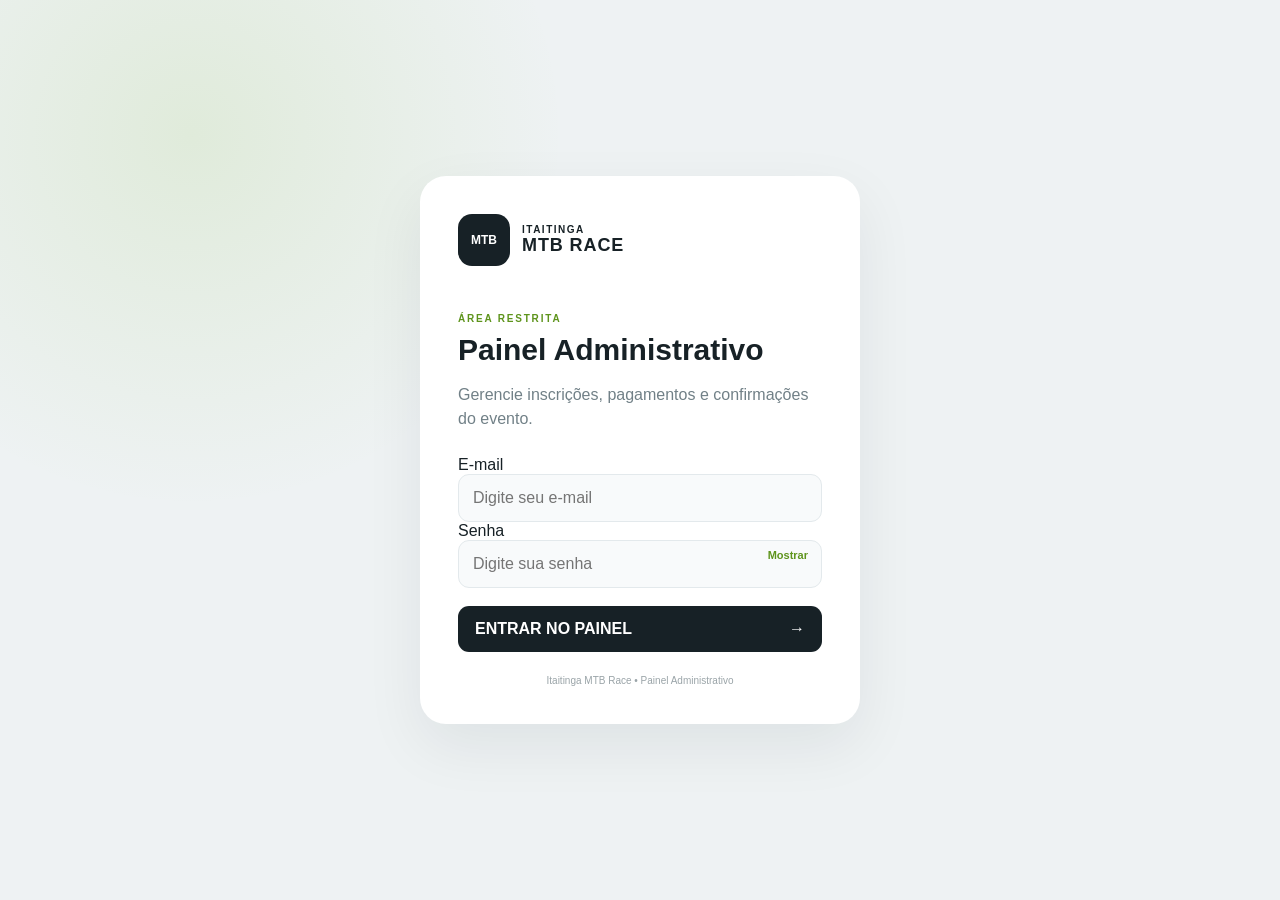
<file: index.html>
<!doctype html>
<html lang="pt-BR">
<head>
<meta charset="utf-8">
<meta name="viewport" content="width=device-width,initial-scale=1">
<title>Itaitinga MTB Race — Admin</title>
  <link rel="icon" type="image/png" sizes="32x32" href="assets/favicon.png">
<link rel="apple-touch-icon" href="assets/favicon.png">
<link rel="stylesheet" href="css/styles.css?v=630-modal-responsivo">
</head>
<body>
<main id="login" class="login">
  <section class="login-card">
    <div class="brand"><div class="mark">MTB</div><div><small>ITAITINGA</small><b>MTB RACE</b></div></div>
    <div class="heading"><span>ÁREA RESTRITA</span><h1>Painel Administrativo</h1><p>Gerencie inscrições, pagamentos e confirmações do evento.</p></div>
    <form id="loginForm">
      <label>E-mail</label>
      <input id="email" type="email" placeholder="Digite seu e-mail" autocomplete="username">
      <label>Senha</label>
      <div class="pass"><input id="password" type="password" placeholder="Digite sua senha" autocomplete="current-password"><button type="button" id="showPass">Mostrar</button></div>
      <div id="error" class="error" hidden></div>
      <button class="primary" type="submit">ENTRAR NO PAINEL<b>→</b></button>
    </form>
    <footer>Itaitinga MTB Race • Painel Administrativo</footer>
  </section>
</main>

<main id="app" hidden>
<aside class="sidebar">
  <div class="sidebrand"><div class="mark">MTB</div><div><small>ITAITINGA</small><b>MTB RACE</b></div></div>
  <nav>
    <button class="nav active" data-page="dashboard">⌂ <span>Dashboard</span></button>
    <button class="nav" data-page="inscricoes">♙ <span>Inscrições</span></button>
    <button class="nav" data-page="pagamentos">R$ <span>Financeiro</span></button>
	<button class="nav" data-page="despesas">↘ <span>Despesas</span></button>
    <button class="nav" data-page="patrocinios">★ <span>Patrocínios</span></button>
    <button class="nav" data-page="checklists">☑ <span>Checklists</span></button>
    <button class="nav" data-page="configuracoes">⚙ <span>Configurações</span></button>
    <button class="nav" data-page="eventos">▣ <span>Eventos</span></button>
    <button class="nav" data-page="usuarios">♙ <span>Usuários</span></button>
  </nav>
  <div class="user"><div class="avatar">A</div><div><b>Administrador</b><small id="userEmail"></small></div><button id="logout">Sair</button></div>
</aside>
<section class="main">
<header>    <div>     <span id="eyebrow">VISÃO GERAL</span>     <h1 id="title">Dashboard</h1>   </div>    <div     style="       display:flex;       align-items:center;       gap:18px;       flex-wrap:wrap;       justify-content:flex-end;     "   >      <label       for="eventoAtual"       style="         display:flex;         align-items:center;         gap:10px;         font-size:12px;         font-weight:700;         color:#bbb;       "     >       EVENTO        <select         id="eventoAtual"         style="           background:#111;           color:#fff;           border:1px solid #333;           border-radius:8px;           padding:10px 14px;           font-weight:700;           cursor:pointer;           min-width:220px;         "       >         <option value="MTB2026">           Itaitinga MTB Race         </option>          <option value="TRAIL2026">           Itaitinga Trail Run         </option>       </select>     </label>       <div class="online">       <i></i>       Sistema online       <button>↻</button>     </div>    </div>  </header>
<div class="content">
<section class="page" id="despesas">

  <div class="page-header">

    <div>
      <span>FINANCEIRO</span>
      <h2>Despesas</h2>
      <p>
        Cadastre e acompanhe as despesas do evento selecionado.
      </p>
    </div>

    <button
      type="button"
      class="primary small"
      id="newExpenseBtn"
    >
      + NOVA DESPESA
    </button>

  </div>

<div class="panel">

  <div class="table-wrap">

    <table class="table">

      <thead>
        <tr>
          <th>Nº</th>
          <th>DESPESA</th>
          <th>FORNECEDOR</th>
          <th>VALOR</th>
          <th>STATUS</th>
          <th>AÇÕES</th>
        </tr>
      </thead>

      <tbody id="expensesTableBody">

        <tr>
          <td
            colspan="6"
            style="
              padding:40px;
              text-align:center;
              color:#888;
            "
          >
            Carregando despesas...
          </td>
        </tr>

      </tbody>

    </table>

  </div>

</div>

</section>
<section class="page active" id="dashboard">
  <div class="hero"><div><span>ITAITINGA MTB RACE</span><h2>Controle das inscrições</h2><p>Acompanhe inscritos, pagamentos e confirmações.</p></div><strong>2026</strong></div>
  <div class="stats">
    <button class="stat" data-filter="todos"><em>♙</em><small>Total de inscritos</small><b>0</b><label>Ver todos →</label></button>
    <button class="stat" data-filter="pagamento-pendente"><em>R$</em><small>Pagamentos pendentes</small><b>0</b><label>Ver pendentes →</label></button>
    <button class="stat" data-filter="pago"><em>✓</em><small>Pagamentos confirmados</small><b>0</b><label>Ver confirmados →</label></button>
    <button class="stat" data-filter="inscricao-pendente"><em>!</em><small>Inscrições pendentes</small><b>0</b><label>Ver pendentes →</label></button>
    <button class="stat" data-filter="confirmado"><em>✓</em><small>Inscrições confirmadas</small><b>0</b><label>Ver confirmados →</label></button>
    <button class="stat" data-filter="cancelado"><em>×</em><small>Canceladas</small><b>0</b><label>Ver canceladas →</label></button>
  </div>
  <div class="lower">
    <article class="panel"><div class="ph"><div><span>FINANCEIRO</span><h3>Resumo das inscrições</h3></div><mark>Valores por categoria</mark></div><div class="money"><div><small>Arrecadado</small><b>R$ 0,00</b></div><div><small>A receber</small><b>R$ 0,00</b></div><div><small>Total potencial</small><b>R$ 0,00</b></div></div></article>
    <article class="panel"><div class="ph"><div><span>ACESSO RÁPIDO</span><h3>Atalhos</h3></div></div><div class="quick"><button data-go="inscricoes">♙ Ver inscrições</button><button data-go="pagamentos">R$ Conferir pagamentos</button><button data-go="inscricoes" data-filter="pagamento-pendente">! Ver pendentes</button></div></article>
  </div>
</section>
<!-- =====================================================
     MODAL - NOVA DESPESA
     ===================================================== -->

<div id="expenseModal" class="modal-backdrop" hidden>

  <div
    class="detail-modal"
    role="dialog"
    aria-modal="true"
    aria-labelledby="expenseModalTitle"
  >

    <div class="modal-head">

      <div>
        <span>DESPESAS</span>
        <h2 id="expenseModalTitle">
          Nova despesa
        </h2>
      </div>

      <button
        type="button"
        class="modal-close"
        id="closeExpenseModal"
      >
        ×
      </button>

    </div>

    <div class="registration-body">

      <div class="form-grid">

        <div>
          <label>Nome da despesa *</label>
          <input
            type="text"
            id="expenseName"
            placeholder="Ex.: Medalhas"
          >
        </div>

        <div>
          <label>Valor *</label>
          <input
            type="number"
            id="expenseValue"
            placeholder="0,00"
            min="0"
            step="0.01"
          >
        </div>

        <div>
          <label>Fornecedor / Empresa</label>
          <input
            type="text"
            id="expenseSupplier"
            placeholder="Nome da empresa"
          >
        </div>

        <div>
          <label>Responsável</label>
          <input
            type="text"
            id="expenseResponsible"
            placeholder="Nome da pessoa responsável"
          >
        </div>

        <div>
          <label>Contato do fornecedor</label>
          <input
            type="text"
            id="expenseContact"
            placeholder="Telefone / WhatsApp"
          >
        </div>

      </div>

      <div style="margin-top:18px;">
        <label>Observação</label>

        <textarea
          id="expenseObservation"
          rows="4"
          placeholder="Informações adicionais sobre a despesa"
        ></textarea>
      </div>

      <div style="margin-top:20px;">

        <label>Anexos</label>

        <input
          type="file"
          id="expenseAttachments"
          multiple
          accept=".pdf,.jpg,.jpeg,.png,.webp"
        >

        <small style="
          display:block;
          margin-top:6px;
          color:#888;
        ">
          PDF, JPG, PNG ou WEBP
        </small>

      </div>

    </div>

    <div class="modal-actions">

      <button
        type="button"
        class="modal-secondary"
        id="cancelExpense"
      >
        CANCELAR
      </button>

      <button
        type="button"
        class="modal-primary"
        id="saveExpense"
      >
        CADASTRAR DESPESA
      </button>

    </div>

  </div>

</div>

<div id="paidExpensesModal" class="modal-backdrop" hidden>

  <div
    class="detail-modal"
    role="dialog"
    aria-modal="true"
    aria-labelledby="paidExpensesTitle"
    style="max-width:760px;"
  >

    <div class="modal-head">

      <div>
        <span>FINANCEIRO</span>

        <h2 id="paidExpensesTitle">
          Despesas pagas
        </h2>
      </div>

      <button
        type="button"
        id="closePaidExpensesModal"
        class="modal-close"
        aria-label="Fechar"
      >
        ×
      </button>

    </div>


    <div class="registration-body">

      <div
        id="paidExpensesList"
        style="
          display:flex;
          flex-direction:column;
          gap:12px;
        "
      >
        <div style="padding:30px;text-align:center;color:#888;">
          Carregando...
        </div>
      </div>

    </div>


    <div
      style="
        padding:18px 24px;
        border-top:1px solid #e1e5e2;
        display:flex;
        justify-content:space-between;
        align-items:center;
        gap:16px;
        flex-wrap:wrap;
      "
    >

      <div>
        <small
          style="
            display:block;
            font-size:10px;
            font-weight:900;
            color:#7c8781;
            text-transform:uppercase;
            margin-bottom:4px;
          "
        >
          TOTAL PAGO
        </small>

        <strong
          id="paidExpensesModalTotal"
          style="
            font-size:20px;
            color:#348c2f;
          "
        >
          R$ 0,00
        </strong>
      </div>

      <button
        type="button"
        id="closePaidExpensesButton"
        class="primary"
      >
        FECHAR
      </button>

    </div>

  </div>

</div>


<!-- =====================================================
     MODAL - DETALHES DA DESPESA
     ===================================================== -->

<div id="expenseDetailsModal" class="modal-backdrop" hidden>

  <div
    class="detail-modal"
    role="dialog"
    aria-modal="true"
    aria-labelledby="expenseDetailsTitle"
  >

    <div class="modal-head">

      <div>
        <span>DESPESAS</span>

        <h2 id="expenseDetailsTitle">
          Detalhes da despesa
        </h2>
      </div>

      <button
        type="button"
        class="modal-close"
        id="closeExpenseDetailsModal"
      >
        ×
      </button>

    </div>


    <div class="registration-body">

      <div class="expense-details-grid">

        <div class="expense-detail-item">
          <small>NÚMERO</small>
          <strong id="detailExpenseNumber">-</strong>
        </div>

        <div class="expense-detail-item">
          <small>STATUS</small>
          <strong id="detailExpenseStatus">-</strong>
        </div>

        <div class="expense-detail-item expense-detail-wide">
          <small>DESPESA</small>
          <strong id="detailExpenseName">-</strong>
        </div>

        <div class="expense-detail-item">
          <small>VALOR</small>
          <strong id="detailExpenseValue">-</strong>
        </div>

        <div class="expense-detail-item">
          <small>FORNECEDOR / EMPRESA</small>
          <strong id="detailExpenseSupplier">-</strong>
        </div>

        <div class="expense-detail-item">
          <small>RESPONSÁVEL</small>
          <strong id="detailExpenseResponsible">-</strong>
        </div>

        <div class="expense-detail-item">
          <small>CONTATO</small>
          <strong id="detailExpenseContact">-</strong>
        </div>

        <div class="expense-detail-item expense-detail-wide">
          <small>OBSERVAÇÃO</small>

          <span id="detailExpenseObservation">
            -
          </span>
        </div>

      </div>
<!-- =====================================================
     DADOS DO PAGAMENTO
     ===================================================== -->

<div
  id="expensePaymentDetails"
  style="
    margin-top:18px;
    padding:20px;
    border:1px solid #dde3df;
    border-radius:16px;
    background:#fff;
  "
>
  <div
    style="
      margin-bottom:16px;
      font-size:12px;
      font-weight:900;
      color:#348c2f;
      text-transform:uppercase;
      letter-spacing:.5px;
    "
  >
    DADOS DO PAGAMENTO
  </div>

  <div
    style="
      display:grid;
      grid-template-columns:repeat(2,minmax(0,1fr));
      gap:14px;
    "
  >

    <!-- STATUS -->

    <div
      style="
        padding:16px;
        border:1px solid #e1e5e2;
        border-radius:12px;
        background:#fafbfa;
      "
    >
      <div
        style="
          font-size:10px;
          font-weight:900;
          color:#7c8781;
          text-transform:uppercase;
          margin-bottom:7px;
        "
      >
        STATUS
      </div>

      <strong id="detailExpensePaymentStatus">
        -
      </strong>
    </div>


    <!-- DATA -->

    <div
      style="
        padding:16px;
        border:1px solid #e1e5e2;
        border-radius:12px;
        background:#fafbfa;
      "
    >
      <div
        style="
          font-size:10px;
          font-weight:900;
          color:#7c8781;
          text-transform:uppercase;
          margin-bottom:7px;
        "
      >
        DATA DO PAGAMENTO
      </div>

      <strong id="detailExpensePaymentDate">
        -
      </strong>
    </div>


    <!-- FORMA DE PAGAMENTO -->

    <div
      style="
        padding:16px;
        border:1px solid #e1e5e2;
        border-radius:12px;
        background:#fafbfa;
      "
    >
      <div
        style="
          font-size:10px;
          font-weight:900;
          color:#7c8781;
          text-transform:uppercase;
          margin-bottom:7px;
        "
      >
        FORMA DE PAGAMENTO
      </div>

      <strong id="detailExpensePaymentMethod">
        -
      </strong>
    </div>


    <!-- COMPROVANTE -->

    <div
      style="
        padding:16px;
        border:1px solid #e1e5e2;
        border-radius:12px;
        background:#fafbfa;
      "
    >
      <div
        style="
          font-size:10px;
          font-weight:900;
          color:#7c8781;
          text-transform:uppercase;
          margin-bottom:7px;
        "
      >
        COMPROVANTE
      </div>

      <div id="detailExpensePaymentReceipt">
        -
      </div>
    </div>

  </div>


  <!-- OBSERVAÇÃO DO PAGAMENTO -->

  <div
    style="
      margin-top:14px;
      padding:16px;
      border:1px solid #e1e5e2;
      border-radius:12px;
      background:#fafbfa;
    "
  >
    <div
      style="
        font-size:10px;
        font-weight:900;
        color:#7c8781;
        text-transform:uppercase;
        margin-bottom:7px;
      "
    >
      OBSERVAÇÃO DO PAGAMENTO
    </div>

    <div id="detailExpensePaymentObservation">
      -
    </div>
  </div>

</div>

      <!-- ANEXOS -->

      <div style="margin-top:18px;padding:18px;border:1px solid #dde3df;border-radius:14px;background:#fff;">
        <strong style="display:block;margin-bottom:12px;color:#348c2f;font-size:12px;letter-spacing:.4px;">HISTÓRICO DE PARCELAS E ANEXOS</strong>
        <div id="detailExpensePaymentHistory" style="display:grid;gap:12px;">Nenhuma parcela registrada.</div>
      </div>

      <div class="expense-details-attachments">

        <small>ANEXOS</small>

        <div id="detailExpenseAttachments">
          Nenhum anexo cadastrado.
        </div>

      </div>

    </div>


    <div class="modal-actions">

      <button
        type="button"
        class="modal-secondary"
        id="closeExpenseDetailsButton"
      >
        FECHAR
      </button>

    </div>

  </div>

</div>

<!-- =====================================================
     MODAL - PAGAR DESPESA
     ===================================================== -->

<div id="payExpenseModal" class="modal-backdrop" hidden>

  <div
    class="detail-modal"
    role="dialog"
    aria-modal="true"
    aria-labelledby="payExpenseTitle"
    style="max-width:620px;"
  >

    <div class="modal-head">

      <div>
        <span>FINANCEIRO</span>

        <h2 id="payExpenseTitle">
          Pagar despesa
        </h2>
      </div>

      <button
        type="button"
        class="modal-close"
        id="closePayExpenseModal"
      >
        ×
      </button>

    </div>


    <div class="registration-body">

      <!-- DADOS DA DESPESA -->

      <div class="expense-details-grid">

        <div class="expense-detail-item">
          <small>NÚMERO</small>
          <strong id="payExpenseNumber">-</strong>
        </div>

        <div class="expense-detail-item">
          <small>VALOR</small>
          <strong id="payExpenseValue">R$ 0,00</strong>
        </div>

        <div class="expense-detail-item expense-detail-wide">
          <small>DESPESA</small>
          <strong id="payExpenseName">-</strong>
        </div>

        <div class="expense-detail-item expense-detail-wide">
          <small>FORNECEDOR</small>
          <strong id="payExpenseSupplier">-</strong>
        </div>

      </div>


      <!-- DADOS DO PAGAMENTO -->

      <div class="expense-payment-form">

        <div class="expense-payment-field" style="margin-bottom:14px;">
          <label for="payExpenseAmount">Valor desta parcela *</label>
          <input
            type="number"
            id="payExpenseAmount"
            min="0.01"
            step="0.01"
            inputmode="decimal"
            placeholder="0,00"
            required
          >
          <small id="payExpenseBalance" class="expense-payment-help">Informe quanto será pago nesta parcela.</small>
        </div>

        <div class="expense-payment-row">

          <div class="expense-payment-field">

            <label for="payExpenseDate">
              Data do pagamento *
            </label>

            <input
              type="date"
              id="payExpenseDate"
            >

          </div>


          <div class="expense-payment-field">

            <label for="payExpenseMethod">
              Forma de pagamento *
            </label>

            <select id="payExpenseMethod">

              <option value="">
                Selecione
              </option>

              <option value="PIX">
                PIX
              </option>

              <option value="Dinheiro">
                Dinheiro
              </option>

              <option value="Transferência">
                Transferência
              </option>

              <option value="Cartão">
                Cartão
              </option>

              <option value="Boleto">
                Boleto
              </option>

              <option value="Outro">
                Outro
              </option>

            </select>

          </div>

        </div>


        <!-- OBSERVAÇÃO -->

        <div class="expense-payment-field">

          <label for="payExpenseObservation">
            Observação do pagamento
          </label>

          <textarea
            id="payExpenseObservation"
            rows="3"
            placeholder="Ex.: Pago via PIX para o fornecedor"
          ></textarea>

        </div>


        <!-- COMPROVANTE -->

        <div class="expense-payment-field">

          <label for="payExpenseReceipt">
            Comprovante de pagamento
          </label>

          <input
            type="file"
            id="payExpenseReceipt"
            accept=".pdf,.jpg,.jpeg,.png,.webp"
            multiple
          >

          <div id="payExpenseAttachmentDescriptions" style="display:grid;gap:10px;margin-top:10px;"></div>

          <small class="expense-payment-help">
            PDF, JPG, PNG ou WEBP
          </small>

        </div>

      </div>

    </div>


    <!-- AÇÕES -->

    <div class="modal-actions">

      <button
        type="button"
        class="modal-secondary"
        id="cancelPayExpense"
      >
        CANCELAR
      </button>

      <button
        type="button"
        class="modal-primary"
        id="confirmPayExpense"
      >
        CONFIRMAR PAGAMENTO
      </button>

    </div>

  </div>

</div>
<!-- =====================================================
     MODAL - CONFIRMAR EXCLUSÃO DE DESPESA
     ===================================================== -->

<div id="deleteExpenseModal" class="modal-backdrop" hidden>

  <div
    class="detail-modal"
    role="dialog"
    aria-modal="true"
    aria-labelledby="deleteExpenseTitle"
    style="max-width:520px;"
  >

    <div class="modal-head">

      <div>
        <span>ATENÇÃO</span>

        <h2 id="deleteExpenseTitle">
          Excluir despesa
        </h2>
      </div>

      <button
        type="button"
        class="modal-close"
        id="closeDeleteExpenseModal"
      >
        ×
      </button>

    </div>

    <div class="registration-body">

      <p
        id="deleteExpenseMessage"
        style="
          margin:0;
          color:#444;
          font-size:15px;
          line-height:1.6;
        "
      >
        Deseja realmente excluir esta despesa?
      </p>

    </div>

    <div class="modal-actions">

      <button
        type="button"
        class="modal-secondary"
        id="cancelDeleteExpense"
      >
        CANCELAR
      </button>

      <button
        type="button"
        class="modal-primary"
        id="confirmDeleteExpense"
      >
        EXCLUIR DESPESA
      </button>

    </div>

  </div>

</div>
<!-- =====================================================
     MODAL - EXPORTAR INSCRIÇÕES
     ===================================================== -->

<div id="exportModal" class="modal-backdrop" hidden>

  <div
    class="detail-modal"
    role="dialog"
    aria-modal="true"
    aria-labelledby="exportModalTitle"
  >

    <div class="modal-head">

      <div>
        <span>EXPORTAÇÃO</span>
        <h2 id="exportModalTitle">
          Exportar inscrições
        </h2>
      </div>

      <button
        type="button"
        class="modal-close"
        id="closeExportModal"
      >
        ×
      </button>

    </div>


    <div class="registration-body">

      <div style="
        margin-bottom:18px;
        padding:14px 16px;
        background:#111;
        border:1px solid #292929;
        border-radius:10px;
      ">

        <small style="
          display:block;
          color:#999;
          font-size:11px;
          font-weight:800;
          margin-bottom:5px;
        ">
          REGISTROS ENCONTRADOS
        </small>

        <strong
          id="exportTotal"
          style="
            color:#a8ff00;
            font-size:22px;
          "
        >
          0
        </strong>

        <span style="
          color:#aaa;
          font-size:13px;
          margin-left:5px;
        ">
          inscrições conforme os filtros atuais
        </span>

      </div>


      <div class="settings-section-head">

        <div>
          <b>Informações para exportar</b>

          <small>
            Selecione quais colunas deseja incluir no arquivo.
          </small>
        </div>

      </div>


      <div
        id="exportFields"
        style="
          display:grid;
          grid-template-columns:
            repeat(auto-fit, minmax(190px, 1fr));
          gap:10px;
          margin-top:16px;
        "
      >

        <label>
          <input type="checkbox" value="numeroInscricao" checked>
          Número da inscrição
        </label>

        <label>
          <input type="checkbox" value="numeroPlaca" checked>
          Número da placa
        </label>

        <label>
          <input type="checkbox" value="nome" checked>
          Nome
        </label>

        <label>
          <input type="checkbox" value="cpf" checked>
          CPF
        </label>

        <label>
          <input type="checkbox" value="email">
          E-mail
        </label>

        <label>
          <input type="checkbox" value="telefone">
          Telefone
        </label>

        <label>
          <input type="checkbox" value="categoria" checked>
          Categoria
        </label>

        <label>
          <input type="checkbox" value="valor">
          Valor
        </label>

        <label>
          <input type="checkbox" value="pagamento">
          Pagamento
        </label>

        <label>
          <input type="checkbox" value="statusInscricao">
          Status da inscrição
        </label>

        <label>
          <input type="checkbox" value="dataInscricao">
          Data da inscrição
        </label>

      </div>


      <div style="
        display:flex;
        gap:18px;
        margin-top:20px;
        padding-top:15px;
        border-top:1px solid #262626;
        flex-wrap:wrap;
      ">

        <button
          type="button"
          class="secondary small"
          id="selectAllExportFields"
        >
          SELECIONAR TODOS
        </button>

        <button
          type="button"
          class="secondary small"
          id="clearExportFields"
        >
          LIMPAR SELEÇÃO
        </button>

      </div>

    </div>


    <div class="modal-actions">

      <button
        type="button"
        class="modal-secondary"
        id="cancelExport"
      >
        CANCELAR
      </button>

      <button
        type="button"
        class="modal-primary"
        id="confirmExport"
      >
        ↓ EXPORTAR ARQUIVO
      </button>

    </div>

  </div>

</div>

<section class="page" id="inscricoes">
  <div class="section-head">
    <div><span>GESTÃO</span><h2>Inscrições</h2><p>Consulte e acompanhe os atletas cadastrados.</p></div>
    <div style="display:flex;gap:10px;flex-wrap:wrap;">
  <button
    class="secondary small"
    type="button"
    id="exportRegistrationsBtn"
  >
    ↓ EXPORTAR
  </button>

  <button
    class="primary small"
    type="button"
    id="newRegistrationBtn"
  >
    + NOVA INSCRIÇÃO
  </button>
</div>
  </div>
  <div class="toolbar">
    <input id="search" placeholder="⌕  Buscar por nome, CPF ou nº inscrição">
    <select id="filter">
      <option value="todos">Todos os status</option>
      <option value="pagamento-pendente">Pagamento pendente</option>
      <option value="pago">Pagamento pago</option>
      <option value="inscricao-pendente">Inscrição pendente</option>
      <option value="confirmado">Inscrição confirmada</option>
      <option value="cancelado">Canceladas</option>
    </select>
    <select id="categoryFilter">
      <option value="todas">Todas as categorias</option>
      <option value="Elite Masculino">Elite Masculino</option>
      <option value="Elite Feminino">Elite Feminino</option>
      <option value="Sport Masculino">Sport Masculino</option>
      <option value="Sport Feminino">Sport Feminino</option>
    </select>
  </div>
  <article class="panel table">
    <table><thead><tr><th>Nº inscrição</th><th>Placa</th><th>Atleta</th><th>CPF</th><th>Categoria</th><th>Valor</th><th>Pagamento</th><th>Inscrição</th><th>Data inscrição</th><th></th></tr></thead>
    <tbody id="rows"></tbody></table>
  </article>
</section>




<div id="registrationModal" class="modal-backdrop" hidden>
  <div class="detail-modal registration-modal" role="dialog" aria-modal="true" aria-labelledby="registrationTitle">
    <div class="modal-head">
      <div>
        <span>NOVA INSCRIÇÃO</span>
        <h2 id="registrationTitle">Cadastrar atleta</h2>
      </div>
      <button type="button" class="modal-close" id="closeRegistration">×</button>
    </div>

    <form id="registrationForm">
      <div class="registration-body">
        <div class="registration-grid">
          <label class="registration-field wide">
            <small>ATLETA *</small>
            <input id="newNome" type="text" maxlength="120" placeholder="Nome completo" autocomplete="name" required>
          </label>

          <label class="registration-field">
            <small>CPF *</small>
            <input id="newCpf" type="text" maxlength="14" placeholder="000.000.000-00" inputmode="numeric" required>
          </label>

          <label class="registration-field">
            <small>CATEGORIA *</small>
            <select id="newCategoria" required>
              <option value="">Selecione a categoria</option>

            </select>
          </label>

          <label class="registration-field">
            <small>E-MAIL *</small>
            <input id="newEmail" type="email" maxlength="150" placeholder="atleta@email.com" autocomplete="email" required>
          </label>

          <label class="registration-field">
            <small>WHATSAPP</small>
            <input id="newTelefone" type="text" maxlength="20" placeholder="(85) 99999-9999" inputmode="tel" autocomplete="tel">
          </label>

          <label class="registration-field">
            <small>DATA DE NASCIMENTO</small>
            <input id="newDataNascimento" type="date">
          </label>

          <label class="registration-field" id="newSexoField" hidden>
            <small>SEXO *</small>
            <select id="newSexo" disabled>
              <option value="">Selecione</option>
              <option value="MASCULINO">Masculino</option>
              <option value="FEMININO">Feminino</option>
            </select>
          </label>

          <label class="registration-field">
            <small>ESTADO (UF)</small>
            <select id="newEstado" autocomplete="address-level1">
              <option value="">Selecione o estado</option>
            </select>
          </label>

          <label class="registration-field">
            <small>CIDADE</small>
            <select id="newCidade" autocomplete="address-level2" disabled>
              <option value="">Selecione primeiro o estado</option>
            </select>
          </label>

          <section id="duplaAthleteFields" class="registration-field wide" hidden style="border:1px solid var(--border,#d9d9d9);border-radius:12px;padding:16px;margin:8px 0;">
            <div style="font-weight:800;margin-bottom:12px;">SEGUNDO ATLETA DA DUPLA</div>
            <div class="registration-grid">
              <label class="registration-field wide">
                <small>NOME COMPLETO *</small>
                <input id="newNome2" type="text" maxlength="120" placeholder="Nome completo" disabled>
              </label>
              <label class="registration-field">
                <small>CPF *</small>
                <input id="newCpf2" type="text" maxlength="14" placeholder="000.000.000-00" inputmode="numeric" disabled>
              </label>
              <label class="registration-field">
                <small>SEXO *</small>
                <select id="newSexo2" disabled>
                  <option value="">Selecione</option>
                  <option value="MASCULINO">Masculino</option>
                  <option value="FEMININO">Feminino</option>
                </select>
              </label>
              <label class="registration-field">
                <small>E-MAIL *</small>
                <input id="newEmail2" type="email" maxlength="150" placeholder="atleta@email.com" disabled>
              </label>
              <label class="registration-field">
                <small>WHATSAPP *</small>
                <input id="newTelefone2" type="text" maxlength="20" placeholder="(85) 99999-9999" inputmode="tel" disabled>
              </label>
              <label class="registration-field">
                <small>DATA DE NASCIMENTO *</small>
                <input id="newDataNascimento2" type="date" disabled>
              </label>
              <label class="registration-field">
                <small>ESTADO (UF) *</small>
                <select id="newEstado2" disabled>
                  <option value="">Selecione o estado</option>
                </select>
              </label>
              <label class="registration-field">
                <small>CIDADE *</small>
                <select id="newCidade2" disabled>
                  <option value="">Selecione primeiro o estado</option>
                </select>
              </label>
            </div>
          </section>

          <label class="registration-field">
            <small>VALOR (AUTOMÁTICO CONFORME CATEGORIA E LOTE)</small>
            <input id="newValor" type="number" min="0" step="0.01" value="80" readonly>
          </label>

          <label style="
  display:flex;
  align-items:center;
  gap:10px;
  margin-top:14px;
  font-size:13px;
  font-weight:700;
  cursor:pointer;
">
  <input
    id="newCortesia"
    type="checkbox"
    style="
      width:18px;
      height:18px;
      cursor:pointer;
    "
  >
  CORTESIA
</label>

          <div id="registrationDocuments" class="registration-field wide" hidden></div>

          <label class="registration-field wide">
            <small>OBSERVAÇÃO</small>
            <textarea id="newObservacao" rows="3" maxlength="500" placeholder="Observações da inscrição"></textarea>
          </label>
        </div>

        <div id="registrationError" class="registration-error" hidden></div>
      </div>

      <div class="modal-actions">
        <button type="button" class="modal-secondary" id="cancelRegistration">CANCELAR</button>
        <button type="submit" class="modal-primary" id="saveRegistration">CADASTRAR INSCRIÇÃO</button>
      </div>
    </form>
  </div>
</div>

<div id="detailModal" class="modal-backdrop" hidden>
  <div class="detail-modal" role="dialog" aria-modal="true" aria-labelledby="detailTitle">
    <div class="modal-head">
      <div><span>INSCRIÇÃO</span><h2 id="detailTitle">#000</h2></div>
      <button type="button" class="modal-close" id="closeDetail">×</button>
    </div>
    <div id="detailLoading" class="modal-loading">Carregando dados...</div>
    <div id="detailContent" hidden>
      <div class="detail-grid">
        <div class="detail-field wide"><small>ATLETA</small><b id="dNome">—</b></div>
        <div class="detail-field"><small>CPF</small><b id="dCpf">—</b></div>
        <div class="detail-field"><small>CATEGORIA</small><b id="dCategoria">—</b></div>
        <div class="detail-field"><small>DATA DE NASCIMENTO</small><b id="dNascimento">—</b></div>
        <div class="detail-field"><small>CIDADE</small><b id="dCidade">—</b></div>
        <div class="detail-field"><small>E-MAIL</small><b id="dEmail">—</b></div>
        <div class="detail-field"><small>WHATSAPP</small><b id="dTelefone">—</b></div>
        <div class="detail-field wide"><small>CONTATO DE EMERGÊNCIA</small><b id="dEmergencia">—</b></div>
      </div>
      <div class="detail-status">
        <div><small>PAGAMENTO</small><div id="dPagamento" class="pill pending">Pendente</div></div>
        <div><small>INSCRIÇÃO</small><div id="dStatus" class="pill pending">Pendente</div></div>
      </div>
      <div class="detail-grid payment-detail-grid">
        <div class="detail-field"><small>VALOR</small><b id="dValor">—</b></div>
        <div class="detail-field"><small>DATA DA INSCRIÇÃO</small><b id="dDataInscricao">—</b></div>
        <div class="detail-field"><small>ORDER NSU</small><b id="dOrderNsu">—</b></div>
        <div class="detail-field"><small>FORMA DE PAGAMENTO</small><b id="dFormaPagamento">—</b></div>
        <div class="detail-field"><small>TRANSACTION NSU</small><b id="dTransactionNsu">—</b></div>
        <div class="detail-field"><small>DATA DO PAGAMENTO</small><b id="dDataPagamento">—</b></div>
        <div class="detail-field wide"><small>CHECKOUT INFINITEPAY</small><b id="dCheckoutUrl">—</b></div>
        <div class="detail-field wide"><small>COMPROVANTE DO PAGAMENTO</small><b id="dComprovante">—</b></div>
        <div class="detail-field wide"><small>OBSERVAÇÃO</small><b id="dObservacao">—</b></div>
      </div>
      <div class="documents">
        <div class="documents-head">
          <div><span>DOCUMENTOS</span><h3>Comprovantes</h3></div>
          <label class="upload-btn" for="fileUpload">+ ENVIAR ARQUIVO</label>
          <input id="fileUpload" type="file" accept=".pdf,.jpg,.jpeg,.png,.webp" hidden>
        </div>
        <div id="fileList" class="file-list"><div class="empty-files">Nenhum arquivo vinculado.</div></div>
        <small class="file-note">PDF, JPG, PNG ou WEBP • recomendado até 5 MB.</small>
      </div>
      <div id="editPanel" class="edit-panel" hidden>
        <div class="edit-head">
          <span>EDIÇÃO</span>
          <h3>Editar inscrição</h3>
        </div>
        <div class="edit-grid">
          <label class="wide">ATLETA
            <input id="editNome" type="text" autocomplete="off">
          </label>
          <label>CPF
            <input id="editCpf" type="text" autocomplete="off">
          </label>
          <label>CATEGORIA
            <select id="editCategoria">

            </select>
          </label>
          <label>E-MAIL
            <input id="editEmail" type="email" autocomplete="off">
          </label>
          <label>WHATSAPP
            <input id="editTelefone" type="text" autocomplete="off">
          </label>
          <label>VALOR
            <input id="editValor" type="number" min="0" step="0.01" readonly>
          </label>
          <label class="wide">OBSERVAÇÃO
            <textarea id="editObservacao" rows="3"></textarea>
          </label>
        </div>
        <div class="edit-actions">
          <button type="button" class="modal-secondary" id="cancelEditAction">CANCELAR</button>
          <button type="button" class="modal-primary" id="saveEditAction">SALVAR ALTERAÇÕES</button>
        </div>
      </div>

      <div class="modal-actions">
        <button type="button" class="modal-secondary" id="editAction">EDITAR</button>
        <button type="button" class="modal-primary" id="validateAction">VALIDAR INSCRIÇÃO</button>
        <button type="button" class="modal-secondary" id="paymentAction" onclick="window.abrirAlteracaoPagamento && window.abrirAlteracaoPagamento(); return false;">ALTERAR PAGAMENTO</button>
        <button type="button" class="modal-primary" id="statusAction">ALTERAR STATUS</button>
      </div>
    </div>
  </div>
</div>

<section class="page" id="pagamentos">

  <!-- =====================================================
       CARDS - RESUMO FINANCEIRO
       ===================================================== -->

  <div class="finance-summary-grid">

    <article class="finance-card">
      <small>RECEITA BRUTA</small>

      <strong id="financeGrossRevenue">
        R$ 0,00
      </strong>

      <span>
        Inscrições pagas + patrocínios recebidos
      </span>
    </article>


    <article class="finance-card finance-card-highlight">
      <small>SALDO LÍQUIDO</small>

      <strong id="financeNetBalance">
        R$ 0,00
      </strong>

      <span>
        Recebido - despesas pagas
      </span>
    </article>


    <article class="finance-card">
      <small>A RECEBER</small>

      <strong id="financeReceivable">
        R$ 0,00
      </strong>

      <span>
        Inscrições ainda pendentes
      </span>
    </article>


    <article class="finance-card">

      <div class="finance-card-head">

        <small>
          DESPESAS PAGAS
        </small>

        <button
          type="button"
          class="finance-details-button"
          data-finance-expenses="paid"
        >
          VER DETALHES
        </button>

      </div>

      <strong id="financePaidExpenses">
        R$ 0,00
      </strong>

      <span>
        Total já desembolsado
      </span>

    </article>


    <article class="finance-card">

      <div class="finance-card-head">

        <small>
          DESPESAS PENDENTES
        </small>

      </div>

      <strong id="financePendingExpenses">
        R$ 0,00
      </strong>

      <span>
        Compromissos ainda a pagar
      </span>

    </article>


    <article class="finance-card">
      <small>RESULTADO PROJETADO</small>

      <strong id="financeProjectedResult">
        R$ 0,00
      </strong>

      <span>
        Receitas previstas - despesas previstas
      </span>
    </article>

  </div>


  <!-- =====================================================
       RESUMO / MOVIMENTAÇÕES
       ===================================================== -->

  <div class="finance-content-grid">


    <!-- RESUMO -->

    <article class="finance-panel">

      <div class="finance-panel-header">

        <div>
          <small>FLUXO FINANCEIRO</small>
          <h2>Resumo do evento</h2>
        </div>

      </div>


      <div class="finance-resume">


        <!-- RECEITAS -->

        <div class="finance-resume-column">

          <div class="finance-resume-title">
            RECEITAS
          </div>

          <div class="finance-resume-row">
            <span>Recebido</span>

            <strong id="financeResumeReceived">
              R$ 0,00
            </strong>
          </div>

          <div class="finance-resume-row">
            <span>Patrocínios recebidos</span>
            <strong id="financeResumeSponsors">R$ 0,00</strong>
          </div>

          <div class="finance-resume-row">
            <span>A receber</span>

            <strong id="financeResumeReceivable">
              R$ 0,00
            </strong>
          </div>

          <div class="finance-resume-row total">
            <span>Total previsto</span>

            <strong id="financeResumeRevenueTotal">
              R$ 0,00
            </strong>
          </div>

        </div>


        <!-- DESPESAS -->

        <div class="finance-resume-column">

          <div class="finance-resume-title">
            DESPESAS
          </div>

          <div class="finance-resume-row">
            <span>Pagas</span>

            <strong id="financeResumePaidExpenses">
              R$ 0,00
            </strong>
          </div>

          <div class="finance-resume-row">
            <span>Pendentes</span>

            <strong id="financeResumePendingExpenses">
              R$ 0,00
            </strong>
          </div>

          <div class="finance-resume-row total">
            <span>Total previsto</span>

            <strong id="financeResumeExpenseTotal">
              R$ 0,00
            </strong>
          </div>

        </div>

      </div>

    </article>


    <!-- ÚLTIMAS MOVIMENTAÇÕES -->

    <article class="finance-panel">

      <div class="finance-panel-header">

        <div>
          <small>MOVIMENTAÇÕES</small>
          <h2>Últimos lançamentos</h2>
        </div>

      </div>

      <div
        id="financeMovements"
        class="finance-movements"
      >

        <div class="finance-empty">
          Nenhuma movimentação encontrada.
        </div>

      </div>

    </article>

  </div>


  <!-- =====================================================
       CONTAS A PAGAR
       ===================================================== -->

  <article class="finance-panel finance-payables-panel">

    <div class="finance-panel-header">

      <div>
        <small>CONTAS A PAGAR</small>
        <h2>Despesas pendentes</h2>
      </div>

      <div class="finance-payables-total">
        <small>TOTAL</small>

        <strong id="financePayablesTotal">
          R$ 0,00
        </strong>
      </div>

    </div>


    <!-- BUSCA -->

    <div class="finance-toolbar">

      <div class="finance-search">

        <span>⌕</span>

        <input
          type="text"
          id="financeExpenseSearch"
          placeholder="Buscar despesa ou fornecedor"
        >

      </div>

    </div>


    <!-- TABELA -->

    <div class="finance-table-wrap">

      <table class="finance-table">

        <thead>

          <tr>
            <th>Nº</th>
            <th>DESPESA</th>
            <th>FORNECEDOR</th>
            <th>VALOR</th>
            <th>STATUS</th>
            <th>AÇÃO</th>
          </tr>

        </thead>


        <tbody id="financePayablesBody">

          <tr>

            <td colspan="6">

              <div class="finance-empty">
                Nenhuma despesa pendente.
              </div>

            </td>

          </tr>

        </tbody>

      </table>

    </div>

  </article>

</section>

<section class="page" id="checklists">
  <div class="section-head">
    <div>
      <span>ORGANIZAÇÃO DO EVENTO</span>
      <h2>Checklists</h2>
      <p>Crie listas de tarefas vinculadas ao evento selecionado. Os itens podem ser inativados, mas não excluídos.</p>
    </div>
    <button class="primary small" type="button" id="newChecklistBtn">+ NOVO CHECKLIST</button>
  </div>
  <article class="panel table">
    <table>
      <thead><tr><th>ID</th><th>CHECKLIST</th><th>ITENS</th><th>STATUS</th><th>CRIADO EM</th><th>AÇÕES</th></tr></thead>
      <tbody id="checklistsRows"><tr><td colspan="6" class="table-empty">Selecione um evento para carregar os checklists.</td></tr></tbody>
    </table>
  </article>
</section>

<section class="page" id="eventos">
  <div class="section-head">
    <div>
      <span>ADMINISTRAÇÃO</span>
      <h2>Eventos</h2>
      <p>Cadastre e mantenha os eventos. A data de início é informativa; a abertura das inscrições continua sendo controlada pelos lotes.</p>
    </div>
    <button class="primary small" type="button" id="newEventBtn">+ NOVO EVENTO</button>
  </div>
  <article class="panel table">
    <table>
      <thead><tr><th>Evento</th><th>Código</th><th>Tipo</th><th>Início das inscrições</th><th>Status</th><th></th></tr></thead>
      <tbody id="eventsRows"><tr><td colspan="6" class="table-empty">Carregando eventos...</td></tr></tbody>
    </table>
  </article>
</section>

<div id="checklistModal" class="modal-backdrop" hidden>
  <div class="detail-modal checklist-modal" role="dialog" aria-modal="true" aria-labelledby="checklistModalTitle">
    <div class="modal-head">
      <div><span>ORGANIZAÇÃO DO EVENTO</span><h2 id="checklistModalTitle">Novo checklist</h2></div>
      <button type="button" class="modal-close" id="closeChecklistModal" aria-label="Fechar">×</button>
    </div>
    <div class="registration-body checklist-form">
      <div class="registration-field">
        <small>EVENTO VINCULADO</small>
        <strong id="checklistEventName">—</strong>
      </div>
      <label class="registration-field">
        <small>NOME DO CHECKLIST *</small>
        <input id="checklistTitle" type="text" maxlength="160" required placeholder="Ex.: Organização da prova">
      </label>
      <label class="registration-field">
        <small>DESCRIÇÃO</small>
        <textarea id="checklistDescription" rows="3" maxlength="1000" placeholder="Descreva o objetivo deste checklist (opcional)."></textarea>
      </label>
      <div class="checklist-items-head">
        <div><b>ITENS DO CHECKLIST</b><small>Adicione quantos itens precisar. Itens existentes podem ser inativados, nunca excluídos.</small></div>
        <button type="button" class="secondary small" id="addChecklistItemBtn">+ ADICIONAR ITEM</button>
      </div>
      <div id="checklistItemRows" class="checklist-item-rows">
        <div class="checklist-empty-items">Nenhum item adicionado. Use “Adicionar item”.</div>
      </div>
      <div id="checklistError" class="form-error" hidden></div>
      <div class="form-actions">
        <button type="button" class="secondary" id="cancelChecklist">CANCELAR</button>
        <button type="button" class="primary" id="saveChecklist">SALVAR CHECKLIST</button>
      </div>
    </div>
  </div>
</div>

<div id="eventModal" class="modal-backdrop" hidden>
  <div class="detail-modal user-modal" role="dialog" aria-modal="true" aria-labelledby="eventModalTitle">
    <div class="modal-head">
      <div><span>ADMINISTRAÇÃO</span><h2 id="eventModalTitle">Cadastrar evento</h2></div>
      <button type="button" class="modal-close" id="closeEventModal">×</button>
    </div>
    <form id="eventForm">
      <div class="user-body">
        <label class="registration-field"><small>NOME DO EVENTO *</small><input id="eventName" maxlength="160" required placeholder="Ex.: Itaitinga MTB Race 2027"></label>
        <label class="registration-field"><small>CÓDIGO ÚNICO *</small><input id="eventCode" maxlength="40" required pattern="[A-Za-z0-9][A-Za-z0-9_-]{2,39}" placeholder="Ex.: MTB2027"><span class="event-hint">Identificador usado pelos sites e pela API. Não poderá ser alterado depois.</span></label>
        <label class="registration-field"><small>TIPO *</small><select id="eventType" required><option value="">Selecione</option><option value="MTB">MTB</option><option value="TRAIL">TRAIL</option></select></label>
        <label class="registration-field"><small>NÚMERO INICIAL DA PLACA *</small><input id="eventPlateStart" type="number" min="1" max="999999999" step="1" required value="1"><span class="event-hint">A numeração será atribuída automaticamente no cadastro da inscrição, sem depender do pagamento. O número não será reutilizado.</span></label>
        <label class="registration-field"><small>INÍCIO DAS INSCRIÇÕES (INFORMATIVO)</small><input id="eventStartDate" type="datetime-local"><span class="event-hint">A abertura real continua sendo controlada pelos lotes.</span></label>
        <label class="registration-field" style="grid-column:1/-1"><small>LINK DO GOOGLE MAPS</small><input id="eventMapsUrl" type="url" placeholder="https://maps.google.com/..."><span class="event-hint">Será usado pelo site público para abrir a localização.</span></label>
      </div>
      <div class="user-actions"><button type="button" class="secondary" id="cancelEvent">CANCELAR</button><button type="submit" class="primary" id="saveEvent">SALVAR EVENTO</button></div>
      <div id="eventError" class="error" hidden style="margin:0 24px 18px"></div>
    </form>
  </div>
</div>

<section class="page" id="usuarios">
  <div class="section-head">
    <div>
      <span>ADMINISTRAÇÃO</span>
      <h2>Usuários</h2>
      <p>Cadastre administradores e altere as senhas de acesso ao painel.</p>
    </div>
    <button class="primary small" type="button" id="newUserBtn">+ NOVO USUÁRIO</button>
  </div>

  <article class="panel table">
    <table>
      <thead>
        <tr>
          <th>Nome</th>
          <th>E-mail</th>
          <th>Acesso aos eventos</th>
          <th>Status</th>
          <th>Criado em</th>
          <th></th>
        </tr>
      </thead>
      <tbody id="usersRows"></tbody>
    </table>
  </article>
</section>

<div id="userModal" class="modal-backdrop" hidden>
  <div class="detail-modal user-modal" role="dialog" aria-modal="true">
    <div class="modal-head">
      <div>
        <span id="userModalEyebrow">NOVO USUÁRIO</span>
        <h2 id="userModalTitle">Cadastrar administrador</h2>
      </div>
      <button type="button" class="modal-close" id="closeUserModal">×</button>
    </div>

    <form id="userForm">
      <div class="user-body">
        <label class="registration-field">
          <small>NOME *</small>
          <input id="userNome" type="text" maxlength="120" required placeholder="Nome do administrador">
        </label>

        <label class="registration-field">
          <small>E-MAIL *</small>
          <input id="userEmailInput" type="email" maxlength="180" required placeholder="usuario@email.com">
        </label>

        <div class="registration-field">
          <small>EVENTOS PERMITIDOS *</small>
          <div id="userEventsAccess" class="user-events-access"></div>
        </div>

        <label class="registration-field">
          <small>SENHA *</small>
          <input id="userSenha" type="password" minlength="6" maxlength="100" required placeholder="Mínimo de 6 caracteres">
        </label>

        <label class="registration-field">
          <small>CONFIRMAR SENHA *</small>
          <input id="userSenhaConfirm" type="password" minlength="6" maxlength="100" required placeholder="Digite novamente">
        </label>

        <div id="userError" class="registration-error" hidden></div>
      </div>

      <div class="modal-actions user-actions">
        <button type="button" class="secondary" id="cancelUser">CANCELAR</button>
        <button type="submit" class="primary modal-primary" id="saveUser">CRIAR USUÁRIO</button>
      </div>
    </form>
  </div>
</div>

<div id="passwordModal" class="modal-backdrop" hidden>
  <div class="detail-modal user-modal" role="dialog" aria-modal="true">
    <div class="modal-head">
      <div>
        <span>SEGURANÇA</span>
        <h2>Alterar senha</h2>
      </div>
      <button type="button" class="modal-close" id="closePasswordModal">×</button>
    </div>

    <form id="passwordForm">
      <div class="user-body">
        <div class="password-user-info">
          <small>USUÁRIO</small>
          <strong id="passwordUserName">—</strong>
          <span id="passwordUserEmail">—</span>
        </div>

        <div class="registration-field">
          <small>EVENTOS PERMITIDOS *</small>
          <div id="passwordUserEventsAccess" class="user-events-access"></div>
        </div>

        <label class="registration-field">
          <small>NOVA SENHA (OPCIONAL)</small>
          <input id="newUserPassword" type="password" minlength="6" maxlength="100" placeholder="Preencha somente se desejar alterar">
        </label>

        <label class="registration-field">
          <small>CONFIRMAR NOVA SENHA</small>
          <input id="newUserPasswordConfirm" type="password" minlength="6" maxlength="100" placeholder="Digite novamente se alterar a senha">
        </label>

        <div id="passwordError" class="registration-error" hidden></div>
      </div>

      <div class="modal-actions user-actions">
        <button type="button" class="secondary" id="cancelPassword">CANCELAR</button>
        <button type="submit" class="primary modal-primary" id="savePassword">ALTERAR SENHA</button>
      </div>
    </form>
  </div>
</div>

<!-- =====================================================
     PATROCÍNIOS
     ===================================================== -->
<section class="page" id="patrocinios">
  <div class="page-header">
    <div>
      <span>FINANCEIRO</span>
      <h2>Patrocínios</h2>
      <p>Registre os valores recebidos dos patrocinadores do evento selecionado.</p>
    </div>
    <button type="button" class="primary small" id="newSponsorshipBtn">+ NOVO RECEBIMENTO</button>
  </div>
  <div class="finance-summary-grid" style="margin-bottom:18px;">
    <article class="finance-card finance-card-highlight">
      <small>TOTAL RECEBIDO EM PATROCÍNIOS</small>
      <strong id="sponsorshipTotal">R$ 0,00</strong>
      <span id="sponsorshipCount">0 recebimento(s) registrado(s)</span>
    </article>
  </div>
  <div class="panel">
    <div class="table-wrap">
      <table class="table">
        <thead><tr><th>PATROCINADOR</th><th>DATA</th><th>FORMA DE PAGAMENTO</th><th>VALOR RECEBIDO</th><th>OBSERVAÇÕES</th><th>COMPROVANTE</th><th>AÇÕES</th></tr></thead>
        <tbody id="sponsorshipTableBody"><tr><td colspan="7" style="padding:40px;text-align:center;color:#888;">Carregando patrocínios...</td></tr></tbody>
      </table>
    </div>
  </div>
</section>

<div id="sponsorshipModal" class="modal-backdrop" hidden>
  <div class="detail-modal sponsorship-modal" role="dialog" aria-modal="true" aria-labelledby="sponsorshipModalTitle">
    <div class="modal-head sponsorship-modal-head">
      <div class="sponsorship-title-wrap"><span>GESTÃO FINANCEIRA · PATROCÍNIOS</span><h2 id="sponsorshipModalTitle">Novo recebimento</h2><p>Registre a entrada e anexe o comprovante para manter a prestação de contas organizada.</p></div>
      <button type="button" class="modal-close" id="closeSponsorshipModal" aria-label="Fechar">×</button>
    </div>
    <div class="registration-body sponsorship-modal-body">
      <div class="sponsorship-section-label">DADOS DO RECEBIMENTO</div>
      <div class="form-grid sponsorship-form-grid">
        <div class="sponsorship-field sponsorship-field-wide"><label for="sponsorshipName">Patrocinador <b>*</b></label><input id="sponsorshipName" type="text" maxlength="150" placeholder="Nome da empresa ou patrocinador"></div>
        <div class="sponsorship-field"><label for="sponsorshipAmount">Valor recebido <b>*</b></label><div class="sponsorship-money-input"><span>R$</span><input id="sponsorshipAmount" type="number" min="0.01" step="0.01" placeholder="0,00"></div></div>
        <div class="sponsorship-field"><label for="sponsorshipDate">Data do recebimento <b>*</b></label><input id="sponsorshipDate" type="date"></div>
        <div class="sponsorship-field sponsorship-field-wide"><label for="sponsorshipMethod">Forma de pagamento <b>*</b></label><select id="sponsorshipMethod"><option value="">Selecione a forma de pagamento</option><option>PIX</option><option>Dinheiro</option><option>Transferência</option><option>Cartão</option><option>Depósito</option><option>Outro</option></select></div>
        <div class="sponsorship-field sponsorship-field-wide"><label for="sponsorshipNotes">Observações <small>Opcional</small></label><textarea id="sponsorshipNotes" rows="3" maxlength="1000" placeholder="Ex.: apoio para estrutura, alimentação ou premiação"></textarea></div>
      </div>
      <div class="sponsorship-section-label sponsorship-proof-label">COMPROVANTE DO RECEBIMENTO <small>Opcional · PDF, JPG ou PNG · até 5 MB</small></div>
      <label class="sponsorship-upload" for="sponsorshipProof"><span class="sponsorship-upload-icon">↥</span><span><strong>Anexar comprovante</strong><small>Selecione um arquivo do seu dispositivo</small></span><span class="sponsorship-upload-action">ESCOLHER ARQUIVO</span><input id="sponsorshipProof" type="file" accept=".pdf,.jpg,.jpeg,.png,application/pdf,image/jpeg,image/png"></label>
      <div id="sponsorshipProofStatus" class="sponsorship-proof-status" aria-live="polite">Nenhum arquivo selecionado.</div>
      <div class="sponsorship-modal-footer"><button type="button" class="secondary" id="cancelSponsorship">Cancelar</button><button type="button" class="primary modal-primary" id="saveSponsorship">Registrar recebimento</button></div>
    </div>
  </div>
</div>

<!-- =====================================================
     CONTEÚDO DO SITE
     ===================================================== -->

<section class="page" id="conteudo">

  <div class="section-head">
    <div>
      <span>SITE</span>
      <h2>Conteúdo</h2>
      <p>Gerencie as informações exibidas no site público do evento.</p>
    </div>
  </div>


  <!-- =====================================================
       INFORMAÇÕES DO EVENTO
       ===================================================== -->

  <article class="panel settings management-settings">

    <div class="settings-section-head">

      <div>
        <b>Informações do evento</b>
        <small>
          Informações principais exibidas no site público do evento.
        </small>
      </div>

    </div>


    <div class="registration-grid">

      <!-- NOME DO EVENTO -->

      <label class="registration-field wide">

        <small>NOME DO EVENTO</small>

        <input
          id="siteNomeEvento"
          type="text"
          maxlength="100"
          value="Itaitinga MTB Race"
          placeholder="Nome do evento"
        >

      </label>


      <!-- MODALIDADE -->

      <label class="registration-field">

        <small>MODALIDADE</small>

        <input
          id="siteModalidade"
          type="text"
          maxlength="30"
          value="XCP"
          placeholder="Ex.: XCP"
        >

      </label>


      <!-- DATA -->

      <label class="registration-field">

        <small>DATA DO EVENTO</small>

        <input
          id="siteDataEvento"
          type="date"
        >

      </label>


      <!-- HORÁRIO -->

      <label class="registration-field">

        <small>HORÁRIO DA LARGADA</small>

        <input
          id="siteHorario"
          type="time"
          value="08:00"
        >

      </label>


      <!-- CIDADE -->

      <label class="registration-field">

        <small>CIDADE</small>

        <input
          id="siteCidade"
          type="text"
          maxlength="80"
          value="Itaitinga"
          placeholder="Cidade"
        >

      </label>


      <!-- ESTADO -->

      <label class="registration-field">

        <small>ESTADO</small>

        <input
          id="siteEstado"
          type="text"
          maxlength="2"
          value="CE"
          placeholder="CE"
        >

      </label>


      <!-- DISTÂNCIA -->

      <label class="registration-field">

        <small>DISTÂNCIA</small>

        <div class="money-input">

          <input
            id="siteDistancia"
            type="number"
            min="0"
            step="0.1"
            value="50"
          >

          <span>KM</span>

        </div>

      </label>


      <!-- ALTIMETRIA -->

      <label class="registration-field">

        <small>ALTIMETRIA</small>

        <div class="money-input">

          <input
            id="siteAltimetria"
            type="number"
            min="0"
            step="1"
            value="1100"
          >

          <span>M+</span>

        </div>

      </label>

    </div>


    <!-- =====================================================
         BANNER PRINCIPAL
         ===================================================== -->
    <div class="settings-section-head" style="margin-top:28px;">
      <div>
        <b>Banner principal</b>
        <small>Textos de destaque exibidos no topo do site.</small>
      </div>
    </div>

    <div class="registration-grid">
      <label class="registration-field wide">
        <small>LINHA SUPERIOR</small>
        <input id="siteHeroLinhaSuperior" type="text" maxlength="120" placeholder="Ex.: XCP 2026 • MOUNTAIN BIKE">
      </label>

      <label class="registration-field wide">
        <small>TÍTULO PRINCIPAL</small>
        <input id="siteHeroTitulo" type="text" maxlength="120" placeholder="Ex.: SUPERE SEUS LIMITES.">
      </label>

      <label class="registration-field wide">
        <small>TEXTO EM DESTAQUE</small>
        <input id="siteHeroDestaque" type="text" maxlength="120" placeholder="Ex.: VIVA ESSA AVENTURA!">
      </label>

      <label class="registration-field wide">
        <small>LOCAL EXIBIDO NO BANNER</small>
        <input id="siteLocalExtenso" type="text" maxlength="100" placeholder="Ex.: ITAITINGA • CEARÁ">
        <em>Se ficar vazio, o site monta automaticamente usando Cidade/UF.</em>
      </label>

      <label class="registration-field wide">
        <small>DESCRIÇÃO DO BANNER</small>
        <textarea id="siteHeroDescricao" rows="3" maxlength="300" placeholder="Ex.: Uma experiência de MTB para quem gosta de desafio, trilha, velocidade e superação."></textarea>
      </label>
    </div>

    <div class="registration-grid" style="margin-top:18px;">
      <label class="registration-field wide">
        <small>REGULAMENTO / INFORMAÇÕES GERAIS</small>
        <textarea id="siteRegulamento" rows="10" maxlength="12000" placeholder="Digite aqui o regulamento ou as informações gerais do evento..."></textarea>
      </label>
    </div>

    <div class="registration-error" id="siteConfigStatus" hidden></div>

    <!-- BOTÃO SALVAR -->

    <div class="modal-actions">

      <button
        type="button"
        class="modal-primary"
        id="saveSiteConfig"
      >
        SALVAR INFORMAÇÕES
      </button>

    </div>

  </article>

</section>


<!-- =====================================================
     CONFIGURAÇÕES
     ===================================================== -->

<section class="page" id="configuracoes">

  <div class="section-head">

    <div>

      <span>SISTEMA</span>

      <h2>Configurações</h2>

      <p>
        Gerencie os lotes de inscrição e as categorias do evento.
      </p>

    </div>

  </div>


  <!-- =====================================================
       LOTES DE INSCRIÇÃO
       ===================================================== -->

  <article class="panel settings management-settings">

    <div class="settings-section-head settings-section-head-actions">

      <div>

        <b>Lotes de inscrição</b>

        <small>
          O valor da inscrição será definido pelo lote vigente.
        </small>

      </div>


      <button
        class="primary small"
        type="button"
        id="addLotBtn"
      >
        + NOVO LOTE
      </button>

    </div>


    <div
      id="lotsList"
      class="management-list"
    ></div>


    <div
      id="lotsEmpty"
      class="categories-empty"
      hidden
    >
      Nenhum lote cadastrado.
    </div>

  </article>


  <!-- =====================================================
       CATEGORIAS
       ===================================================== -->

  <article
    class="panel settings management-settings category-management-panel"
  >

    <div class="settings-section-head settings-section-head-actions">

      <div>

        <b>Categorias</b>

        <small>
          Defina a idade máxima e controle quais categorias ficam disponíveis para inscrição.
        </small>

      </div>


      <button
        class="primary small"
        type="button"
        id="addCategoryBtn"
      >
        + NOVA CATEGORIA
      </button>

    </div>


    <div
      id="categoriesList"
      class="management-list"
    ></div>


    <div
      id="categoriesEmpty"
      class="categories-empty"
      hidden
    >
      Nenhuma categoria cadastrada.
    </div>

  </article>

</section>
<div id="lotModal" class="modal-backdrop" hidden>
  <div class="detail-modal management-modal" role="dialog" aria-modal="true" aria-labelledby="lotModalTitle">
    <div class="modal-head">
      <div><span>LOTE DE INSCRIÇÃO</span><h2 id="lotModalTitle">Novo lote</h2></div>
      <button type="button" class="modal-close" id="closeLotModal">×</button>
    </div>
    <form id="lotForm">
      <div class="registration-body">
        <div class="registration-grid">
          <label class="registration-field wide"><small>NOME DO LOTE *</small><input id="lotNome" type="text" maxlength="80" placeholder="Ex.: 1º Lote" required></label>
          <label class="registration-field"><small>DATA INÍCIO *</small><input id="lotDataInicio" type="datetime-local" required></label>
          <label class="registration-field"><small>DATA FIM *</small><input id="lotDataFim" type="datetime-local" required></label>
          <label class="registration-field"><small>VALOR INSCRIÇÃO GERAL *</small><div class="money-input"><span>R$</span><input id="lotValorGeral" type="number" min="0.01" step="0.01" placeholder="100,00" required></div></label>
          <label class="registration-field"><small>VALOR INSCRIÇÃO LOCAL *</small><div class="money-input"><span>R$</span><input id="lotValorLocal" type="number" min="0.01" step="0.01" placeholder="70,00" required></div></label>
          <label class="registration-field"><small>VALOR INSCRIÇÃO DUPLA *</small><div class="money-input"><span>R$</span><input id="lotValorDupla" type="number" min="0.01" step="0.01" placeholder="150,00" required></div></label>
        </div>
        <div id="lotError" class="registration-error" hidden></div>
      </div>
      <div class="modal-actions"><button type="button" class="modal-secondary" id="cancelLot">CANCELAR</button><button type="submit" class="modal-primary" id="saveLot">CRIAR LOTE</button></div>
    </form>
  </div>
</div>

<!-- =====================================================
     MODAL - CONFIRMAR EXCLUSÃO DE LOTE
     ===================================================== -->

<div id="deleteLotModal" class="modal-backdrop" hidden>

  <div
    class="detail-modal management-modal delete-confirm-modal"
    role="dialog"
    aria-modal="true"
    aria-labelledby="deleteLotModalTitle"
  >

    <div class="modal-head">

      <div>
        <span>GERENCIAMENTO DE LOTES</span>

        <h2 id="deleteLotModalTitle">
          Excluir lote
        </h2>
      </div>

      <button
        type="button"
        class="modal-close"
        id="closeDeleteLotModal"
      >
        ×
      </button>

    </div>


    <div class="registration-body">

      <div class="delete-confirm-content">

        <div class="delete-confirm-icon">
          !
        </div>

        <div>

          <h3>
            Tem certeza que deseja excluir este lote?
          </h3>

          <p id="deleteLotMessage">
            Esta ação não poderá ser desfeita.
          </p>

        </div>

      </div>

      <div
        id="deleteLotError"
        class="registration-error"
        hidden
      ></div>

    </div>


    <div class="modal-actions">

      <button
        type="button"
        class="modal-secondary"
        id="cancelDeleteLot"
      >
        CANCELAR
      </button>

      <button
        type="button"
        class="modal-danger"
        id="confirmDeleteLot"
      >
        EXCLUIR LOTE
      </button>

    </div>

  </div>

</div>

<!-- =====================================================
     MODAL EXCLUIR CATEGORIA
     ===================================================== -->

<div
  id="deleteCategoryModal"
  class="modal-backdrop"
  hidden
>
  <div
    class="detail-modal management-modal delete-confirm-modal"
    role="dialog"
    aria-modal="true"
    aria-labelledby="deleteCategoryTitle"
  >

    <div class="modal-head">

      <div>
        <span>EXCLUSÃO DE CATEGORIA</span>

        <h2 id="deleteCategoryTitle">
          Excluir categoria
        </h2>
      </div>

      <button
        type="button"
        class="modal-close"
        id="closeDeleteCategoryModal"
      >
        ×
      </button>

    </div>


    <div class="registration-body">

      <div class="delete-confirm-content">

        <div class="delete-confirm-icon">
          !
        </div>

        <div>

          <strong>
            Atenção!
          </strong>

          <p id="deleteCategoryMessage">
            Você está prestes a excluir esta categoria.
            <br>
            <strong>
              Esta ação não poderá ser desfeita.
            </strong>
          </p>

        </div>

      </div>

    </div>


    <div class="modal-actions">

      <button
        type="button"
        class="modal-secondary"
        id="cancelDeleteCategory"
      >
        CANCELAR
      </button>

      <button
        type="button"
        class="modal-danger"
        id="confirmDeleteCategory"
      >
        EXCLUIR CATEGORIA
      </button>

    </div>

  </div>
</div>

<div id="categoryModal" class="modal-backdrop" hidden>
  <div class="detail-modal management-modal" role="dialog" aria-modal="true" aria-labelledby="categoryModalTitle">
    <div class="modal-head">
      <div><span>CATEGORIA</span><h2 id="categoryModalTitle">Nova categoria</h2></div>
      <button type="button" class="modal-close" id="closeCategoryModal">×</button>
    </div>
    <form id="categoryForm">
      <div class="registration-body">
        <div class="registration-grid">
          <label class="registration-field wide"><small>NOME DA CATEGORIA *</small><input id="categoryNome" type="text" maxlength="80" placeholder="Ex.: Sport Masculino" required></label>
          <label class="registration-field"><small>IDADE MÁXIMA</small><input id="categoryIdadeMaxima" type="number" min="1" max="120" placeholder="Ex.: 39"></label>
          <label class="registration-field"><small>TIPO DE PARTICIPAÇÃO *</small><select id="categoryType" required><option value="INDIVIDUAL">Individual</option><option value="DUPLA">Dupla (2 atletas)</option></select></label>
          <label class="registration-field"><small>COMPOSIÇÃO *</small><select id="categoryComposition" required><option value="LIVRE">Masculino ou feminino</option><option value="MASCULINA">Masculina</option><option value="FEMININA">Feminina</option></select></label>
        </div>

        <div class="category-documents-field">
          <label class="category-local-option"><input id="categoryLocal" type="checkbox"> <span><b>Categoria local</b><small>Exclusiva para atletas residentes na região. O comprovante de residência será obrigatório.</small></span></label>
          <small>DOCUMENTOS OBRIGATÓRIOS</small>
          <p>Selecione os documentos que o atleta deverá anexar para concluir a inscrição nesta categoria.</p>
          <div class="category-documents-options">
            <label><input type="checkbox" name="categoryDocumento" value="RG"> <span>RG</span></label>
            <label><input type="checkbox" name="categoryDocumento" value="CPF"> <span>CPF</span></label>
            <label><input type="checkbox" name="categoryDocumento" value="CERTIDAO"> <span>Certidão</span></label>
            <label><input type="checkbox" name="categoryDocumento" value="COMPROVANTE_RESIDENCIA"> <span>Comprovante de residência</span></label>
          </div>
          <em>Se nenhum documento for selecionado, a categoria não exigirá anexos.</em>
        </div>
        <div id="categoryError" class="registration-error" hidden></div>
      </div>
      <div class="modal-actions"><button type="button" class="modal-secondary" id="cancelCategory">CANCELAR</button><button type="submit" class="modal-primary" id="saveCategory">CRIAR CATEGORIA</button></div>
    </form>
  </div>
</div>
</div></section>
</main>
<script src="js/main-v62.js?v=20261127-checklist-query-link"></script>
</body>
</html>
</file>
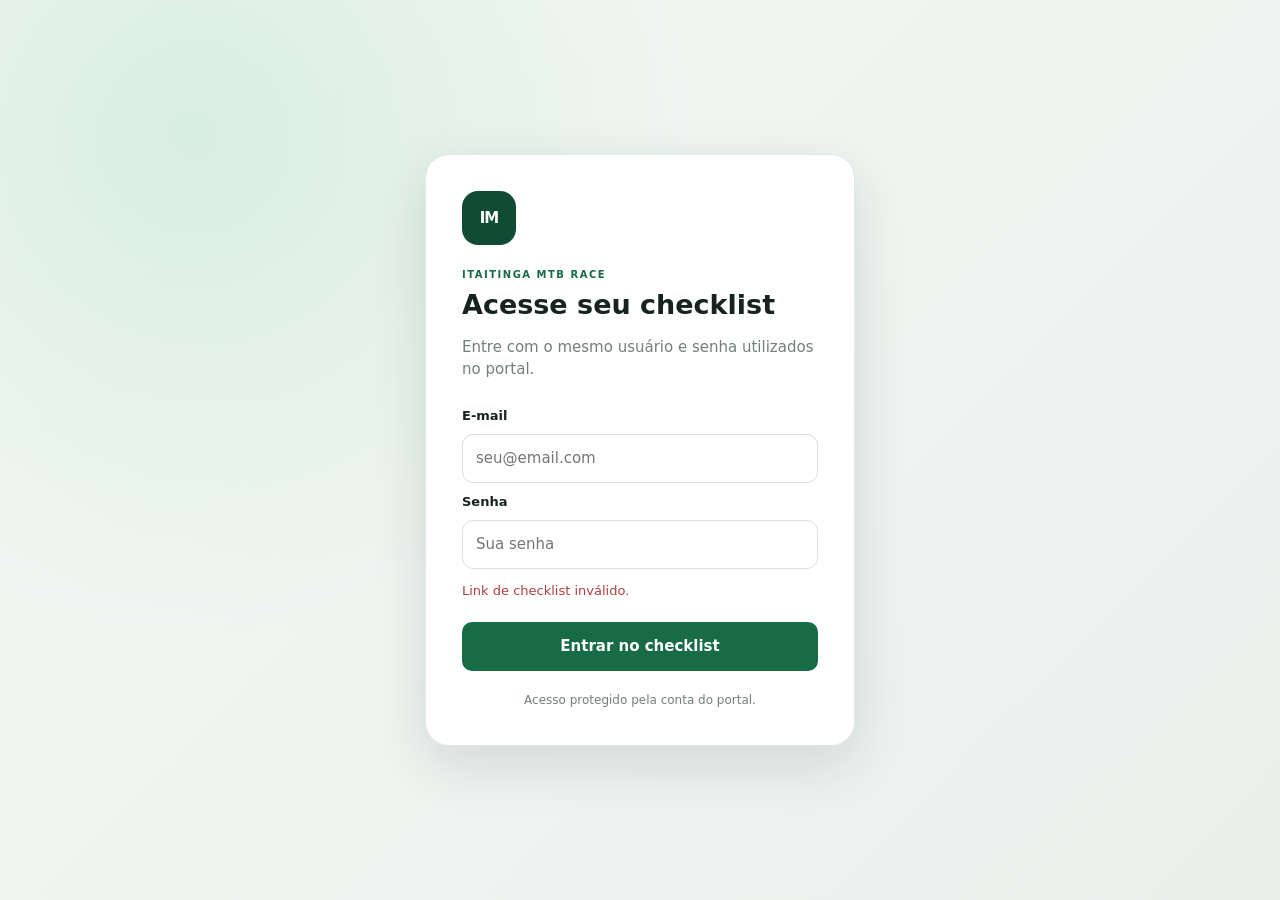
<file: checklist.html>
<!doctype html>
<html lang="pt-BR">
<head>
  <meta charset="utf-8">
  <meta name="viewport" content="width=device-width,initial-scale=1">
  <meta name="theme-color" content="#12251f">
  <title>Checklist | Itaitinga MTB Race</title>
  <link rel="icon" type="image/png" href="/assets/favicon.png">
  <link rel="stylesheet" href="/css/checklist.css?v=20261127-1">
</head>
<body>
  <main id="loginView" class="login-view" hidden>
    <section class="login-card">
      <div class="brand-mark">IM</div>
      <p class="eyebrow">ITAITINGA MTB RACE</p>
      <h1>Acesse seu checklist</h1>
      <p class="muted">Entre com o mesmo usuário e senha utilizados no portal.</p>
      <form id="loginForm">
        <label for="email">E-mail</label>
        <input id="email" type="email" autocomplete="username" required placeholder="seu@email.com">
        <label for="password">Senha</label>
        <input id="password" type="password" autocomplete="current-password" required placeholder="Sua senha">
        <p id="loginError" class="error" hidden></p>
        <button class="btn btn-primary btn-full" type="submit">Entrar no checklist</button>
      </form>
      <p class="footnote">Acesso protegido pela conta do portal.</p>
    </section>
  </main>

  <main id="appView" class="app-view" hidden>
    <header class="topbar">
      <a class="brand" href="/" aria-label="Itaitinga MTB Race"><span class="brand-mark small">IM</span><span><b>ITAITINGA</b><small>MTB RACE · CHECKLISTS</small></span></a>
      <div class="user-area"><span id="userName"></span><button id="logoutBtn" class="btn btn-ghost">Sair</button></div>
    </header>
    <div class="page-wrap">
      <div id="pageError" class="page-error" hidden></div>
      <section class="checklist-heading">
        <div>
          <p class="eyebrow" id="eventName">EVENTO</p>
          <h1 id="checklistTitle">Carregando checklist...</h1>
          <p id="checklistDescription" class="muted"></p>
        </div>
        <span id="checklistState" class="state-pill">Carregando</span>
      </section>
      <section class="progress-card">
        <div class="progress-top"><div><span class="eyebrow">PROGRESSO GERAL</span><strong id="progressPercent">0%</strong></div><span id="progressText" class="muted">0 de 0 itens resolvidos</span></div>
        <div class="progress-track"><div id="progressBar" class="progress-fill"></div></div>
        <div class="stats-row">
          <div><b id="countPending">0</b><span>Pendentes</span></div>
          <div><b id="countProgress">0</b><span>Em andamento</span></div>
          <div><b id="countResolved">0</b><span>Resolvidos</span></div>
        </div>
      </section>
      <section class="items-section">
        <div class="section-head"><div><p class="eyebrow">ACOMPANHAMENTO</p><h2>Itens do checklist</h2></div><button id="refreshBtn" class="btn btn-outline">↻ Atualizar</button></div>
        <div class="filters" role="group" aria-label="Filtrar itens">
          <button class="filter active" data-filter="all">Todos</button>
          <button class="filter" data-filter="pending">Pendentes</button>
          <button class="filter" data-filter="in_progress">Em andamento</button>
          <button class="filter" data-filter="resolved">Resolvidos</button>
        </div>
        <div id="itemsList" class="items-list"><div class="loading-card">Carregando itens...</div></div>
        <p id="archivedNote" class="archived-note" hidden>Este checklist está arquivado. O histórico continua disponível, mas novas alterações estão bloqueadas.</p>
      </section>
    </div>
  </main>

  <div id="itemModal" class="modal" hidden>
    <section class="modal-card item-modal-card" role="dialog" aria-modal="true" aria-labelledby="modalItemTitle">
      <header class="modal-head"><div><p class="eyebrow">DETALHES DO ITEM</p><h2 id="modalItemTitle"></h2></div><button class="icon-btn" id="closeItemModal" aria-label="Fechar">×</button></header>
      <div class="modal-content">
        <div class="status-actions" id="statusActions">
          <button class="status-action pending" data-status="pending">Pendente</button>
          <button class="status-action progress" data-status="in_progress">Em andamento</button>
          <button class="status-action resolved" data-status="resolved">Resolver item</button>
        </div>
        <div id="reopenWrap" class="field" hidden><label for="reopenReason">Justificativa para reabrir</label><textarea id="reopenReason" rows="2" placeholder="Explique por que o item está sendo reaberto..."></textarea></div>
        <section class="detail-block"><div class="detail-title"><h3>Observações</h3><span class="muted">Registro permanente</span></div><form id="observationForm"><textarea id="observationText" rows="3" maxlength="3000" placeholder="Adicione uma atualização, informação ou orientação..."></textarea><div class="form-foot"><small>Até 3.000 caracteres</small><button class="btn btn-primary" type="submit">Adicionar observação</button></div></form></section>
        <section class="detail-block"><div class="detail-title"><h3>Anexos</h3><span class="muted">PDF, JPG ou PNG · até 5 MB</span></div><form id="uploadForm" class="upload-row"><input id="attachmentFile" type="file" accept="application/pdf,image/jpeg,image/png"><button class="btn btn-outline" type="submit">Enviar anexo</button></form><div id="attachmentsList" class="attachments-list"></div></section>
        <section class="detail-block"><div class="detail-title"><h3>Histórico de auditoria</h3><span class="muted">Mais recentes primeiro</span></div><div id="historyList" class="history-list"><p class="muted">Carregando histórico...</p></div></section>
      </div>
    </section>
  </div>
  <div id="previewModal" class="modal preview-modal" hidden><section class="modal-card preview-card" role="dialog" aria-modal="true"><header class="modal-head"><h2 id="previewTitle">Anexo</h2><button class="icon-btn" id="closePreview" aria-label="Fechar">×</button></header><div id="previewBody" class="preview-body"></div><footer class="preview-footer"><button id="downloadPreview" class="btn btn-primary">Baixar arquivo</button></footer></section></div>
  <script src="/js/checklist.js?v=20261127-2"></script>
</body>
</html>
</file>
<file: css/styles.css>
*{
    box-sizing:border-box
}
body{
    margin:0;
    font-family:Inter,"Segoe UI",Arial,sans-serif;
    color:#172126;
    background:#f3f5f7
}
button,input,select{
    font:inherit
}
button{
    cursor:pointer
}
[hidden]{
    display:none!important
}
:root{
    --green:#79b82a;
    --green2:#5e941c;
    --dark:#172126;
    --muted:#718087;
    --line:#e3e9ec;
    --bg:#f3f5f7
}
 .login{
    min-height:100vh;
    display:grid;
    place-items:center;
    padding:24px;
    background:radial-gradient(circle at 15% 15%,#79b82a1f,transparent 28%),#eef2f3
}
.login-card{
    width:min(440px,100%);
    padding:38px;
    border-radius:26px;
    background:white;
    box-shadow:0 22px 60px #14232a12
}
.brand,.sidebrand{
    display:flex;
    gap:12px;
    align-items:center
}
.mark{
    width:52px;
    height:52px;
    border-radius:14px;
    background:var(--dark);
    display:grid;
    place-items:center;
    color:white;
    font-weight:900;
    font-size:12px
}
.brand small,.sidebrand small{
    display:block;
    font-size:10px;
    font-weight:900;
    letter-spacing:.15em
}
.brand b,.sidebrand b{
    display:block;
    font-size:18px;
    letter-spacing:.05em
}
.heading{
    margin:42px 0 25px
}
.heading>span,.hero span,.section-head span,.ph span,#eyebrow{
    font-size:10px;
    letter-spacing:.18em;
    font-weight:900;
    color:var(--green2)
}
h1{
    margin:7px 0 10px;
    font-size:30px
}
.heading p,.section-head p,.hero p{
    color:var(--muted);
    line-height:1.5
}
.login-form label{
    display:block;
    margin:13px 0 7px;
    font-size:12px;
    font-weight:800
}
.login-form input,.login input{
    width:100%;
    padding:14px;
    border:1px solid var(--line);
    border-radius:11px;
    background:#f8fafb;
    outline:none
}
.pass{
    position:relative
}
.pass input{
    padding-right:70px
}
.pass button{
    position:absolute;
    right:8px;
    top:8px;
    border:0;
    background:transparent;
    color:var(--green2);
    font-size:11px;
    font-weight:800
}
.error{
    margin-top:10px;
    padding:10px;
    border-radius:9px;
    background:#fff0f0;
    color:#a63e3e;
    font-size:12px;
    font-weight:700
}
.primary{
    width:100%;
    margin-top:18px;
    padding:14px 17px;
    border:0;
    border-radius:11px;
    background:var(--dark);
    color:#fff;
    font-weight:900;
    display:flex;
    justify-content:space-between
}
.test{
    margin-top:23px;
    padding:13px;
    border:1px dashed #ccd5d9;
    border-radius:11px;
    display:grid;
    gap:5px
}
.test b{
    font-size:9px;
    letter-spacing:.15em;
    color:var(--muted)
}
.test code{
    font-size:11px;
    color:#59666d
}
.login footer{
    text-align:center;
    color:#9aa4a8;
    font-size:10px;
    margin-top:23px
}
 #app{
    min-height:100vh;
    display:flex
}
.sidebar{
   width:250px;
    height:100vh;
    padding:25px 18px;

    background:var(--dark);
    color:#fff;

    display:flex;
    flex-direction:column;

    position:fixed;
    top:0;
    left:0;

    overflow-y:auto;

    z-index:1000;
}
.sidebrand{
    padding:3px 9px 30px
}
.sidebrand small{
    color:#c0cbd0
}
.sidebrand b{
    font-size:16px
}
.sidebrand .mark{
    width:42px;
    height:42px
}
.sidebar nav{
    display:grid;
    gap:6px
}
.nav{
    border:0;
    background:transparent;
    color:#aebbc0;
    text-align:left;
    padding:13px;
    border-radius:10px;
    font-size:12px;
    font-weight:800
}
.nav.active,.nav:hover{
    background:#ffffff12;
    color:white
}
.nav.active{
    box-shadow:inset 3px 0 var(--green)
}
.user{
    margin-top:auto;
    border-top:1px solid #ffffff12;
    padding:20px 5px 0;
    display:grid;
    grid-template-columns:36px 1fr;
    gap:9px
}
.avatar{
    width:36px;
    height:36px;
    border-radius:50%;
    background:var(--green);
    display:grid;
    place-items:center;
    font-weight:900
}
.user b,.user small{
    display:block
}
.user b{
    font-size:11px
}
.user small{
    font-size:9px;
    color:#829097;
    overflow:hidden;
    text-overflow:ellipsis
}
.user button{
    grid-column:1/-1;
    background:#ffffff0b;
    border:1px solid #ffffff12;
    color:#b6c0c4;
    border-radius:9px;
    padding:9px;
    font-size:10px;
    font-weight:800
}
.main{
    flex:1;
    min-width:0;

    margin-left:250px;
}
.main>header{
    height:88px;
    background:#fff;
    border-bottom:1px solid var(--line);
    padding:0 38px;
    display:flex;
    justify-content:space-between;
    align-items:center
}
.main header h1{
    font-size:23px;
    margin:4px 0
}
.online{
    font-size:11px;
    color:#68767c;
    font-weight:700;
    display:flex;
    align-items:center;
    gap:8px
}
.online i{
    width:7px;
    height:7px;
    border-radius:50%;
    background:#4f9c4a
}
.online button{
    margin-left:7px;
    width:35px;
    height:35px;
    border:1px solid var(--line);
    background:white;
    border-radius:9px
}
.content{
    padding:34px 38px
}
.page{
    display:none
}
.page.active{
    display:block
}
.hero{
    min-height:150px;
    padding:27px 30px;
    border-radius:18px;
    background:linear-gradient(120deg,#172126,#2a3a41);
    color:white;
    display:flex;
    justify-content:space-between;
    align-items:center
}
.hero h2{
    margin:7px 0;
    font-size:26px
}
.hero p{
    margin:0;
    color:#b3bec2;
    font-size:13px
}
.hero strong{
    font-size:65px;
    color:#ffffff10
}
.stats{
    display:grid;
    grid-template-columns:repeat(3,1fr);
    gap:14px;
    margin-top:20px
}
.stat{
    min-height:142px;
    text-align:left;
    padding:18px;
    border:1px solid var(--line);
    border-radius:15px;
    background:white;
    display:flex;
    flex-direction:column;
    align-items:flex-start;
    box-shadow:0 5px 20px #14232a09
}
.stat:hover{
    transform:translateY(-2px)
}
.stat em{
    font-style:normal;
    width:31px;
    height:31px;
    border-radius:9px;
    background:#edf7e4;
    color:var(--green2);
    display:grid;
    place-items:center;
    font-size:11px;
    font-weight:900
}
.stat small{
    margin-top:12px;
    color:var(--muted);
    font-size:10px;
    font-weight:800
}
.stat>b{
    font-size:28px
}
.stat label{
    margin-top:auto;
    color:var(--green2);
    font-size:9px;
    font-weight:900
}
.lower{
    display:grid;
    grid-template-columns:1.4fr .8fr;
    gap:14px;
    margin-top:20px
}
.panel{
    background:#fff;
    border:1px solid var(--line);
    border-radius:18px;
    overflow:hidden
}
.ph{
    padding:20px 22px;
    border-bottom:1px solid var(--line);
    display:flex;
    justify-content:space-between;
    align-items:center
}
.ph h3{
    margin:5px 0;
    font-size:16px
}
.ph mark{
    padding:7px 9px;
    border-radius:20px;
    background:#f0f3f4;
    color:#647178;
    font-size:9px
}
.money{
    padding:20px 22px;
    display:grid;
    grid-template-columns:repeat(3,1fr);
    gap:15px
}
.money small,.money b{
    display:block
}
.money small{
    color:var(--muted);
    font-size:10px
}
.money b{
    margin-top:7px;
    font-size:19px
}
.quick{
    padding:15px;
    display:grid;
    gap:7px
}
.quick button{
    padding:12px;
    border:1px solid var(--line);
    border-radius:9px;
    background:#f8fafb;
    text-align:left;
    font-size:11px;
    font-weight:800
}
.section-head{
    display:flex;
    justify-content:space-between;
    align-items:end;
    margin-bottom:23px
}
.section-head h2{
    font-size:26px;
    margin:5px 0
}
.primary.small{
    width:auto;
    margin:0;
    padding:11px 14px;
    font-size:10px
}
.toolbar{
    display:grid;
    grid-template-columns:1fr 190px 190px;
    gap:9px;
    margin-bottom:14px
}
.toolbar input,.toolbar select{
    height:42px;
    border:1px solid var(--line);
    border-radius:10px;
    background:#fff;
    padding:0 12px;
    outline:0;
    font-size:11px
}
.table{
    overflow:auto
}
.table table{
    width:100%;
    min-width:720px;
    border-collapse:collapse
}
.table th,.table td{
    padding:15px 18px;
    border-bottom:1px solid var(--line);
    text-align:left;
    font-size:11px
}
.table th{
    font-size:9px;
    color:#7a878d;
    background:#fafbfb;
    text-transform:uppercase
}
.pill{
    padding:6px 8px;
    border-radius:20px;
    font-size:9px;
    font-weight:900
}
.paid,.confirmed{
    background:#eaf6e8;
    color:#3f803c
}
.pending{
    background:#fff3d9;
    color:#956c1d
}
.cancelled{
    background:#ffeded;
    color:#a63f3f
}
.action{
    border:0;
    border-radius:8px;
    padding:7px 9px;
    font-size:9px;
    font-weight:900;
    color:#536169
}
.payment-cards{
    display:grid;
    grid-template-columns:repeat(2,1fr);
    gap:14px
}
.payment-cards>div{
    padding:23px;
    border:1px solid var(--line);
    border-radius:18px;
    background:#fff
}
.payment-cards small,.payment-cards b,.payment-cards span{
    display:block
}
.payment-cards small{
    color:var(--muted);
    font-size:11px;
    font-weight:800
}
.payment-cards b{
    font-size:30px;
    margin:6px 0
}
.payment-cards span{
    font-size:10px;
    color:#849096
}
.info{
    margin-top:14px;
    padding:20px;
    background:#fff;
    border:1px solid var(--line);
    border-radius:18px;
    display:flex;
    gap:13px
}
.info p{
    margin:5px 0;
    color:var(--muted);
    font-size:11px
}
.settings{
    padding:25px;
    max-width:700px
}
.settings label,.settings label input{
    display:block
}
.settings label{
    font-size:12px;
    font-weight:800
}
.settings input{
    margin-top:8px;
    padding:12px;
    border:1px solid var(--line);
    border-radius:10px
}
.settings hr{
    border:0;
    border-top:1px solid var(--line);
    margin:25px 0
}
.settings small{
    display:block;
    color:var(--muted);
    margin-top:4px;
    font-size:10px
}
.settings mark{
    display:inline-block;
    margin-top:12px;
    padding:7px 9px;
    background:#fff2d7;
    color:#9a6c16;
    border-radius:20px;
    font-size:9px
}
/* ===================================================== MODAL DE DETALHES DA INSCRIÇÃO ===================================================== */
 body.modal-open{
    overflow:hidden
}
 .modal-backdrop{
    position:fixed;
    inset:0;
    z-index:10000;
    background:rgba(15,24,29,.68);
    backdrop-filter:blur(4px);
    display:flex;
    align-items:center;
    justify-content:center;
    padding:22px
}
 .detail-modal{
    width:min(980px,100%);
    max-height:calc(100vh - 44px);
    overflow:auto;
    background:#fff;
    border:1px solid var(--line);
    border-radius:20px;
    box-shadow:0 30px 90px rgba(0,0,0,.28);
    color:var(--dark)
}
 .modal-head{
    position:sticky;
    top:0;
    z-index:2;
    display:flex;
    align-items:center;
    justify-content:space-between;
    padding:20px 24px;
    background:#fff;
    border-bottom:1px solid var(--line)
}
 .modal-head span{
    font-size:10px;
    letter-spacing:.18em;
    font-weight:900;
    color:var(--green2)
}
 .modal-head h2{
    margin:4px 0 0;
    font-size:26px
}
 .modal-close{
    width:36px;
    height:36px;
    border:1px solid var(--line);
    border-radius:9px;
    background:#f7f9fa;
    color:#536169;
    font-size:20px;
    line-height:1
}
 .modal-close:hover{
    background:#eef2f3
}
 .modal-loading{
    padding:50px 24px;
    text-align:center;
    color:var(--muted);
    font-size:13px
}
 #detailContent{
    padding:22px 24px 24px
}
 .detail-grid{
    display:grid;
    grid-template-columns:repeat(2,minmax(0,1fr));
    gap:10px
}
 .detail-field{
    min-width:0;
    padding:14px 15px;
    border:1px solid var(--line);
    border-radius:12px;
    background:#f9fafb
}
 .detail-field.wide{
    grid-column:1/-1
}
 .detail-field small,.detail-status small{
    display:block;
    margin-bottom:6px;
    font-size:9px;
    letter-spacing:.08em;
    color:var(--muted);
    font-weight:900
}
 .detail-field b{
    display:block;
    overflow-wrap:anywhere;
    font-size:13px
}
 .detail-status{
    display:grid;
    grid-template-columns:repeat(2,minmax(0,1fr));
    gap:10px;
    margin-top:10px
}
 .detail-status>div{
    padding:14px 15px;
    border:1px solid var(--line);
    border-radius:12px;
    background:#fff
}
 .detail-status .pill{
    display:inline-block
}
 .documents{
    margin-top:18px;
    padding:18px;
    border:1px solid var(--line);
    border-radius:14px;
    background:#fbfcfc
}
 .documents-head{
    display:flex;
    align-items:center;
    justify-content:space-between;
    gap:12px;
    margin-bottom:12px
}
 .documents-head span{
    font-size:9px;
    letter-spacing:.16em;
    font-weight:900;
    color:var(--green2)
}
 .documents-head h3{
    margin:4px 0 0;
    font-size:17px
}
 .upload-btn{
    display:inline-flex;
    align-items:center;
    justify-content:center;
    padding:10px 13px;
    border-radius:9px;
    background:var(--dark);
    color:#fff;
    font-size:10px;
    font-weight:900;
    cursor:pointer;
    white-space:nowrap
}
 .upload-btn:hover{
    background:#27363d
}
 .file-list{
    display:grid;
    gap:8px
}
 .file-item{
    display:flex;
    align-items:center;
    justify-content:space-between;
    gap:12px;
    padding:12px 13px;
    border:1px solid var(--line);
    border-radius:10px;
    background:#fff
}
 .file-meta{
    display:flex;
    align-items:center;
    gap:10px;
    min-width:0
}
 .file-icon{
    flex:0 0 auto;
    min-width:38px;
    height:34px;
    padding:0 7px;
    display:grid;
    place-items:center;
    border-radius:8px;
    background:#edf7e4;
    color:var(--green2);
    font-size:8px;
    font-weight:900
}
 .file-meta b{
    display:block;
    max-width:560px;
    overflow:hidden;
    text-overflow:ellipsis;
    white-space:nowrap;
    font-size:11px
}
 .file-meta small{
    display:block;
    margin-top:3px;
    color:var(--muted);
    font-size:9px
}
 .file-open{
    flex:0 0 auto;
    display:inline-flex;
    align-items:center;
    justify-content:center;
    padding:9px 12px;
    border-radius:8px;
    background:#eef6e8;
    color:var(--green2);
    text-decoration:none;
    font-size:9px;
    font-weight:900;
    border:1px solid #dcebd1
}
 .file-open:hover{
    background:#e3f2d8
}
 .file-note{
    display:block;
    margin-top:9px;
    color:#7b878c;
    font-size:9px
}
 .empty-files{
    padding:18px;
    text-align:center;
    border:1px dashed #d7dfe2;
    border-radius:10px;
    color:var(--muted);
    font-size:11px;
    background:#fff
}
 .modal-actions{
    display:flex;
    justify-content:flex-end;
    gap:8px;
    margin-top:18px;
    padding-top:18px;
    border-top:1px solid var(--line)
}
 .modal-secondary,.modal-primary{
    border-radius:9px;
    padding:10px 13px;
    font-size:9px;
    font-weight:900
}
 .modal-secondary{
    border:1px solid var(--line);
    background:#fff;
    color:#536169
}
 .modal-primary{
    border:0;
    background:var(--dark);
    color:#fff
}
 .modal-secondary:hover{
    background:#f4f6f7
}
 .modal-primary:hover{
    background:#29373d
}
 @media(max-width:600px){
    .modal-backdrop{
        padding:10px
    }
    .detail-modal{
        max-height:calc(100vh - 20px);
        border-radius:15px
    }
    .modal-head{
        padding:16px 17px
    }
    #detailContent{
        padding:16px 17px 18px
    }
    .detail-grid,.detail-status{
        grid-template-columns:1fr
    }
    .detail-field.wide{
        grid-column:auto
    }
    .documents-head{
        align-items:flex-start;
        flex-direction:column
    }
    .upload-btn{
        width:100%
    }
    .file-item{
        align-items:flex-start;
        flex-direction:column
    }
    .file-open{
        width:100%
    }
    .modal-actions{
        flex-direction:column
    }
    .modal-secondary,.modal-primary{
        width:100%
    }
}
 @media(max-width:1000px){
    .stats{
        grid-template-columns:repeat(2,1fr)
    }
    .lower{
        grid-template-columns:1fr
    }
}
@media(max-width:780px){
    .sidebar{
        width:70px;
        padding:20px 9px
    }
    .sidebrand>div:last-child,.nav span,.user>div:nth-child(3){
        display:none
    }
    .nav{
        text-align:center;
        font-size:14px
    }
    .user{
        display:block
    }
    .user .avatar{
        margin:auto
    }
    .user button{
        display:none
    }
    .content,.main>header{
        padding-left:18px;
        padding-right:18px
    }
    .toolbar{
        grid-template-columns:1fr
    }
    .payment-cards,.money{
        grid-template-columns:1fr
    }
}
@media(max-width:560px){
    .login-card{
        padding:28px 22px
    }
    .stats{
        grid-template-columns:1fr
    }
    .hero strong{
        display:none
    }
    .section-head{
        align-items:flex-start;
        flex-direction:column;
        gap:12px
    }
}
 .edit-panel{
    margin-top:18px;
    padding:18px;
    border:1px solid var(--line);
    border-radius:14px;
    background:#fbfcfc
}
 .edit-head span{
    font-size:9px;
    letter-spacing:.16em;
    font-weight:900;
    color:var(--green2)
}
 .edit-head h3{
    margin:4px 0 14px;
    font-size:17px
}
 .edit-grid{
    display:grid;
    grid-template-columns:repeat(2,minmax(0,1fr));
    gap:10px
}
 .edit-grid label{
    display:block;
    font-size:10px;
    font-weight:900;
    color:var(--muted)
}
 .edit-grid label.wide{
    grid-column:1/-1
}
 .edit-grid input,.edit-grid select,.edit-grid textarea{
    display:block;
    width:100%;
    margin-top:6px;
    padding:11px 12px;
    border:1px solid var(--line);
    border-radius:9px;
    background:#fff;
    color:var(--dark);
    font:inherit;
    font-size:12px;
    outline:none
}
 .edit-grid input:focus,.edit-grid select:focus,.edit-grid textarea:focus{
    border-color:var(--green2);
    box-shadow:0 0 0 3px rgba(168,255,0,.12)
}
 .edit-actions{
    display:flex;
    justify-content:flex-end;
    gap:8px;
    margin-top:14px;
    padding-top:14px;
    border-top:1px solid var(--line)
}
 @media(max-width:600px){
    .edit-grid{
        grid-template-columns:1fr
    }
    .edit-grid label.wide{
        grid-column:auto
    }
    .edit-actions{
        flex-direction:column
    }
    .edit-actions button{
        width:100%
    }
}
 .modal-actions button:disabled{
    opacity:.55;
    cursor:not-allowed
}
.modal-actions button:disabled:hover{
    background:inherit
}
/* Seletor de pagamento/status */
 .choice-backdrop{
    position:fixed;
    inset:0;
    z-index:20000;
    background:rgba(15,24,29,.62);
    backdrop-filter:blur(3px);
    display:flex;
    align-items:center;
    justify-content:center;
    padding:18px
}
 .choice-modal{
    width:min(430px,100%);
    background:#fff;
    border:1px solid var(--line);
    border-radius:16px;
    box-shadow:0 28px 80px rgba(0,0,0,.28);
    overflow:hidden;
    color:var(--dark)
}
 .choice-head{
    display:flex;
    align-items:center;
    justify-content:space-between;
    padding:18px 20px;
    border-bottom:1px solid var(--line)
}
 .choice-head span{
    font-size:9px;
    letter-spacing:.18em;
    font-weight:900;
    color:var(--green2)
}
 .choice-head h3{
    margin:4px 0 0;
    font-size:18px
}
 .choice-close{
    width:34px;
    height:34px;
    border:1px solid var(--line);
    border-radius:9px;
    background:#f7f9fa;
    color:#536169;
    font-size:19px
}
 .choice-body{
    padding:20px
}
 .choice-body>small{
    font-size:9px;
    color:var(--muted);
    font-weight:900;
    letter-spacing:.08em
}
 .choice-current{
    margin-top:5px;
    color:#536169;
    font-size:12px;
    font-weight:800
}
 .choice-options{
    display:grid;
    gap:8px;
    margin-top:16px
}
 .choice-option{
    width:100%;
    display:flex;
    align-items:center;
    gap:10px;
    padding:13px 14px;
    border:1px solid var(--line);
    border-radius:10px;
    background:#fff;
    color:var(--dark);
    text-align:left;
    transition:.15s ease
}
 .choice-option:hover{
    border-color:#cbd6da;
    background:#f8fafb
}
 .choice-option.selected{
    border-color:var(--green);
    background:#f1f8e9;
    box-shadow:0 0 0 2px rgba(121,184,42,.10)
}
 .choice-dot{
    width:12px;
    height:12px;
    border-radius:50%;
    border:2px solid #c8d0d4;
    flex:0 0 auto
}
 .choice-option.selected .choice-dot{
    border-color:var(--green2);
    background:var(--green2);
    box-shadow:inset 0 0 0 2px #f1f8e9
}
 .choice-option strong{
    font-size:11px;
    flex:1
}
 .choice-option em{
    font-style:normal;
    font-size:8px;
    color:var(--green2);
    font-weight:900
}
 .choice-actions{
    display:flex;
    justify-content:flex-end;
    gap:8px;
    padding:15px 20px;
    border-top:1px solid var(--line);
    background:#fafbfb
}
.payment-proof-box{
    margin-top:16px;
    padding:14px;
    border:1px dashed #d7e1e5;
    border-radius:12px;
    background:#fafcfc;
    display:grid;
    gap:11px
}
.payment-proof-box small{
    display:block;
    font-size:9px;
    font-weight:900;
    color:var(--muted);
    letter-spacing:.12em
}
.payment-proof-box p{
    margin:5px 0 0;
    font-size:10px;
    line-height:1.5;
    color:#68767c
}
.payment-upload-comprovante{
    display:inline-flex;
    align-items:center;
    justify-content:center;
    min-height:38px;
    padding:0 14px;
    border-radius:9px;
    background:var(--dark);
    color:#fff;
    font-size:9px;
    font-weight:900;
    cursor:pointer
}
.payment-upload-comprovante:hover{
    opacity:.92
}
.payment-upload-comprovante[disabled]{
    opacity:.55;
    pointer-events:none
}
 .choice-actions button:disabled{
    opacity:.45;
    cursor:not-allowed
}
 @media(max-width:600px){
    .choice-backdrop{
        padding:10px
    }
    .choice-modal{
        border-radius:14px
    }
    .choice-actions{
        flex-direction:column
    }
    .choice-actions button{
        width:100%
    }
}
/* ===================================================== MODAL DE NOVA INSCRIÇÃO ===================================================== */
 .registration-modal{
    width:min(760px,100%)
}
 .registration-body{
    padding:22px 24px 0
}
 .registration-grid{
    display:grid;
    grid-template-columns:repeat(2,minmax(0,1fr));
    gap:12px
}
 .registration-field{
    display:block;
    min-width:0
}
 .registration-field.wide{
    grid-column:1/-1
}
 .registration-field small{
    display:block;
    margin-bottom:6px;
    font-size:9px;
    letter-spacing:.08em;
    color:var(--muted);
    font-weight:900
}
 .registration-field input,.registration-field select,.registration-field textarea{
    display:block;
    width:100%;
    padding:12px 13px;
    border:1px solid var(--line);
    border-radius:10px;
    background:#f9fafb;
    color:var(--dark);
    font:inherit;
    font-size:12px;
    outline:none
}
 .registration-field input:focus,.registration-field select:focus,.registration-field textarea:focus{
    border-color:var(--green2);
    box-shadow:0 0 0 3px rgba(121,184,42,.12);
    background:#fff
}
 .registration-field textarea{
    resize:vertical;
    min-height:82px
}
 .registration-error{
    margin-top:14px;
    padding:11px 13px;
    border:1px solid #f1caca;
    border-radius:9px;
    background:#fff2f2;
    color:#b42318;
    font-size:11px;
    font-weight:700
}
 .registration-modal .modal-actions{
    margin:0;
    padding:18px 24px 22px
}
 .registration-modal .modal-primary:disabled{
    opacity:.55;
    cursor:not-allowed
}
 @media(max-width:600px){
    .registration-body{
        padding:16px 17px 0
    }
    .registration-grid{
        grid-template-columns:1fr
    }
    .registration-field.wide{
        grid-column:auto
    }
    .registration-modal .modal-actions{
        padding:16px 17px 18px
    }
}
/* ===================================================== USUÁRIOS ===================================================== */
 .user-modal{
    width:min(620px,100%)
}
 .user-body{
    padding:22px 24px 0;
    display:grid;
    grid-template-columns:repeat(2,minmax(0,1fr));
    gap:14px
}
 .user-body .registration-field{
    display:block
}
 .user-body .registration-field:nth-child(1), .user-body .registration-field:nth-child(2){
    grid-column:1/-1
}
 .user-actions{
    margin:0!important;
    padding:18px 24px 22px!important
}
 .password-user-info{
    grid-column:1/-1;
    padding:14px 15px;
    border:1px solid var(--line);
    border-radius:12px;
    background:#f9fafb
}
 .password-user-info small{
    display:block;
    font-size:9px;
    letter-spacing:.08em;
    color:var(--muted);
    font-weight:900;
    margin-bottom:5px
}
 .password-user-info strong{
    display:block;
    font-size:14px
}
 .password-user-info span{
    display:block;
    margin-top:3px;
    color:var(--muted);
    font-size:11px
}
 .user-status{
    display:inline-flex;
    align-items:center;
    padding:5px 8px;
    border-radius:999px;
    font-size:9px;
    font-weight:900;
    letter-spacing:.06em
}
 .user-status.active{
    background:#eaf8d8;
    color:#4d7d17
}
 .user-status.inactive{
    background:#fbeaea;
    color:#a12626
}
 .user-row-actions{
    white-space:nowrap;
    text-align:right
}
 .table-action{
    border:1px solid var(--line);
    background:#fff;
    border-radius:8px;
    padding:8px 10px;
    font-size:10px;
    font-weight:900;
    cursor:pointer;
    color:var(--dark)
}
 .table-action:hover{
    border-color:var(--green2);
    background:#f7fbf1
}
 .table-empty{
    text-align:center!important;
    padding:30px!important;
    color:var(--muted)
}
 @media(max-width:700px){
     .user-body{
        grid-template-columns:1fr
    }
     .user-body .registration-field{
        grid-column:1/-1!important
    }
     .user-row-actions{
        white-space:normal
    }
}
/* Ajuste visual — botões dos modais de usuário e senha */
 .user-actions{
     display:flex;
     justify-content:flex-end;
     align-items:center;
     gap:10px;
     margin:0 !important;
     padding:18px 24px 22px !important;
     border-top:1px solid var(--line);
}
 .user-actions .secondary, .user-actions .modal-secondary{
     width:auto;
     margin:0;
     min-width:112px;
     height:42px;
     padding:0 18px;
     border:1px solid var(--line);
     border-radius:10px;
     background:#fff;
     color:#536169;
     font-size:9px;
     font-weight:900;
     letter-spacing:.02em;
     cursor:pointer;
     display:inline-flex;
     align-items:center;
     justify-content:center;
     transition:all .18s ease;
}
 .user-actions .secondary:hover, .user-actions .modal-secondary:hover{
     background:#f4f6f7;
     border-color:#cbd5d9;
     transform:translateY(-1px);
}
 .user-actions .primary, .user-actions .modal-primary{
     width:auto;
     min-width:150px;
     height:42px;
     margin:0;
     padding:0 18px;
     border:0;
     border-radius:10px;
     background:var(--dark);
     color:#fff;
     font-size:9px;
     font-weight:900;
     letter-spacing:.02em;
     cursor:pointer;
     display:inline-flex;
     align-items:center;
     justify-content:center;
     transition:all .18s ease;
}
 .user-actions .primary:hover, .user-actions .modal-primary:hover{
     background:#29373d;
     transform:translateY(-1px);
}
 .user-actions button:active{
     transform:translateY(0);
}
 @media(max-width:600px){
     .user-actions{
         flex-direction:column-reverse;
         align-items:stretch;
    }
     .user-actions .secondary, .user-actions .modal-secondary, .user-actions .primary, .user-actions .modal-primary{
         width:100%;
         min-width:0;
    }
}
/* Pagamentos — tabela funcional */
 .payment-actions{
    white-space:nowrap
}
 .payment-actions .action{
    margin-right:4px;
    cursor:pointer;
    background:#f4f6f7;
    border:1px solid var(--line)
}
 .payment-actions .action:hover{
    background:#eaf6e8;
    color:#3f803c
}
 .payment-toolbar{
    margin-top:4px
}
/* ===================================================== CATEGORIAS NAS CONFIGURAÇÕES ===================================================== */
 .categories-settings{
    max-width:900px;
    padding:0
}
.settings-section-head{
    padding:22px 25px;
    border-bottom:1px solid var(--line)
}
.settings-section-head b{
    display:block;
    font-size:15px
}
.settings-section-head small{
    display:block;
    color:var(--muted);
    font-size:10px;
    margin-top:5px;
    line-height:1.5
}
.categories-list{
    padding:10px 25px 18px;
    display:grid;
    gap:9px
}
.category-config-row{
    display:grid;
    grid-template-columns:1.5fr .8fr auto;
    gap:10px;
    align-items:end;
    padding:13px;
    border:1px solid var(--line);
    border-radius:12px;
    background:#fafbfb
}
.category-config-row small{
    display:block;
    font-size:8px;
    letter-spacing:.1em;
    color:var(--muted);
    font-weight:900;
    margin-bottom:5px
}
.category-config-row input{
    width:100%;
    box-sizing:border-box;
    padding:10px 11px;
    border:1px solid var(--line);
    border-radius:9px;
    background:#fff;
    color:var(--dark);
    font:inherit;
    font-size:12px;
    outline:none
}
.category-config-row input:focus{
    border-color:var(--green2);
    box-shadow:0 0 0 3px rgba(121,184,42,.12)
}
.money-input{
    position:relative
}
.money-input span{
    position:absolute;
    left:10px;
    top:10px;
    font-size:10px;
    color:var(--muted);
    font-weight:800
}
.money-input input{
    padding-left:32px
}
.category-delete{
    height:36px;
    padding:0 11px;
    border:1px solid #e6caca;
    border-radius:9px;
    background:#fff;
    color:#a63f3f;
    font-size:9px;
    font-weight:900
}
.category-delete:hover{
    background:#fff2f2
}
.categories-empty{
    margin:0 25px 25px;
    padding:25px;
    text-align:center;
    border:1px dashed var(--line);
    border-radius:11px;
    color:var(--muted);
    font-size:11px
}
 @media(max-width:700px){
    .category-config-row{
        grid-template-columns:1fr
    }
    .category-delete{
        width:100%
    }
}
/* ===================================================== LOTES E CATEGORIAS - V6 ===================================================== */
 .management-settings{
    max-width:100%;
    padding:0;
    margin-bottom:18px
}
.category-management-panel{
    margin-top:18px
}
.settings-section-head-actions{
    display:flex;
    justify-content:space-between;
    align-items:center;
    gap:15px
}
.management-list{
    padding:10px 25px 18px;
    display:grid;
    gap:9px
}
.management-row{
    display:grid;
    grid-template-columns:minmax(0,1.5fr) minmax(120px,.7fr) auto auto;
    gap:15px;
    align-items:center;
    padding:14px;
    border:1px solid var(--line);
    border-radius:12px;
    background:#fafbfb
}
.management-row.is-inactive{
    opacity:.68
}
.management-main{
    min-width:0
}
.management-main small,.management-price small{
    display:block;
    font-size:8px;
    letter-spacing:.1em;
    color:var(--muted);
    font-weight:900;
    margin-bottom:5px
}
.management-main b{
    display:block;
    font-size:13px;
    color:var(--dark)
}
.management-main span{
    display:block;
    margin-top:4px;
    font-size:10px;
    color:var(--muted)
}
.management-price b{
    font-size:14px
}
.status-badge{
    display:inline-flex;
    justify-content:center;
    align-items:center;
    min-width:62px;
    padding:7px 9px;
    border-radius:20px;
    font-size:8px;
    font-weight:900;
    letter-spacing:.04em
}
.status-active{
    background:#eaf6e8;
    color:#3f803c
}
.status-inactive{
    background:#ffeded;
    color:#a63f3f
}
.management-toggle{
    height:36px;
    padding:0 12px;
    border:1px solid var(--line);
    border-radius:9px;
    background:#fff;
    color:#536169;
    font-size:9px;
    font-weight:900;
    cursor:pointer
}
.management-toggle:hover{
    border-color:var(--green2);
    color:var(--green2)
}
.management-modal{
    max-width:680px
}
.money-input{
    position:relative
}
.money-input span{
    position:absolute;
    left:10px;
    top:10px;
    font-size:10px;
    color:var(--muted);
    font-weight:800
}
.money-input input{
    padding-left:32px!important
}
.management-modal .modal-actions{
    display:flex;
    gap:10px
}
.management-modal .modal-actions button{
    flex:1
}
.management-modal .modal-primary{
    margin-top:0
}
.management-modal .modal-secondary{
    margin-top:0
}
 @media(max-width:700px){
    .settings-section-head-actions{
        align-items:flex-start;
        flex-direction:column
    }
    .management-row{
        grid-template-columns:1fr
    }
    .management-toggle,.status-badge{
        width:100%
    }
    .management-price{
        margin-top:2px
    }
}
/* ===================================================== BOTÕES DE AÇÃO - LOTES E CATEGORIAS ===================================================== */
 .management-actions {
     display: flex;
     align-items: center;
     justify-content: flex-end;
     gap: 8px;
}
 .management-edit, .management-toggle, .management-delete {
     height: 36px;
     padding: 0 14px;
     border-radius: 9px;
     font-size: 9px;
     font-weight: 900;
     letter-spacing: .02em;
     cursor: pointer;
     transition: all .18s ease;
}
/* EDITAR */
 .management-edit {
     border: 1px solid var(--line);
     background: #fff;
     color: var(--dark);
}
 .management-edit:hover {
     border-color: var(--green2);
     color: var(--green2);
     background: #f7fbf1;
}
/* ATIVAR / DESATIVAR */
 .management-toggle {
     border: 1px solid var(--line);
     background: #fff;
     color: #536169;
}
 .management-toggle:hover {
     border-color: var(--green2);
     color: var(--green2);
}
/* EXCLUIR */
 .management-delete {
     border: 1px solid #edcaca;
     background: #fff;
     color: #b42318;
}
 .management-delete:hover {
     border-color: #b42318;
     background: #fff2f2;
     color: #8f1d14;
}
/* ===================================================== BOTÃO PERIGOSO DOS MODAIS ===================================================== */
 .modal-danger {
     border: 0;
     border-radius: 9px;
     background: #b42318;
     color: #fff;
     min-height: 40px;
     padding: 0 18px;
     font-size: 9px;
     font-weight: 900;
     letter-spacing: .02em;
     cursor: pointer;
     transition: all .18s ease;
}
 .modal-danger:hover {
     background: #8f1d14;
     transform: translateY(-1px);
}
 .modal-danger:active {
     transform: translateY(0);
}
 .modal-danger:disabled {
     opacity: .55;
     cursor: not-allowed;
}
/* ===================================================== MODAL DE EXCLUSÃO ===================================================== */
 .delete-confirm-modal .modal-actions {
     display: flex;
     justify-content: flex-end;
     gap: 10px;
}
 .delete-confirm-modal .modal-secondary, .delete-confirm-modal .modal-danger {
     flex: 0 0 auto;
     min-width: 145px;
}
 .delete-confirm-content {
     display: flex;
     align-items: flex-start;
     gap: 16px;
}
 .delete-confirm-icon {
     width: 42px;
     height: 42px;
     flex: 0 0 42px;
     display: flex;
     align-items: center;
     justify-content: center;
     border-radius: 50%;
     background: #fff0ef;
     color: #b42318;
     font-size: 20px;
     font-weight: 900;
}
/* ===================================================== PAGAMENTOS - CORRECAO DE LAYOUT Mantem todas as 9 colunas visiveis no desktop. ===================================================== */
 #pagamentos .payment-toolbar{
     grid-template-columns:minmax(0,1fr) 190px;
}
 #pagamentos .table{
     width:100%;
     overflow-x:auto;
}
 #pagamentos .table table{
     width:100%;
     min-width:1080px;
     table-layout:auto;
}
 #pagamentos .table th, #pagamentos .table td{
     padding:13px 12px;
     vertical-align:middle;
}
 #pagamentos .table th:nth-child(1), #pagamentos .table td:nth-child(1){
    width:55px;
    white-space:nowrap
}
 #pagamentos .table th:nth-child(2), #pagamentos .table td:nth-child(2){
    min-width:150px
}
 #pagamentos .table th:nth-child(3), #pagamentos .table td:nth-child(3){
    min-width:125px
}
 #pagamentos .table th:nth-child(4), #pagamentos .table td:nth-child(4){
    width:95px;
    white-space:nowrap
}
 #pagamentos .table th:nth-child(5), #pagamentos .table td:nth-child(5){
    width:105px;
    white-space:nowrap
}
 #pagamentos .table th:nth-child(6), #pagamentos .table td:nth-child(6){
    min-width:120px;
    white-space:nowrap
}
 #pagamentos .table th:nth-child(7), #pagamentos .table td:nth-child(7){
    min-width:130px;
    white-space:nowrap
}
 #pagamentos .table th:nth-child(8), #pagamentos .table td:nth-child(8){
    width:105px;
    white-space:nowrap
}
 #pagamentos .table th:nth-child(9), #pagamentos .table td:nth-child(9){
    min-width:145px;
    white-space:nowrap;
    text-align:right
}
 #pagamentos .payment-actions{
     display:flex;
     justify-content:flex-end;
     gap:5px;
}
 #pagamentos .payment-actions .action{
     margin:0;
     white-space:nowrap;
}
 @media(max-width:780px){
     #pagamentos .payment-toolbar{
        grid-template-columns:1fr
    }
     #pagamentos .table table{
        min-width:1000px
    }
}
/* ===================================================== ADMIN MOBILE - LAYOUT RESPONSIVO ===================================================== */
 @media (max-width: 780px) {
    /* ========================================= APP ========================================= */
     #app {
         display: block;
         min-height: 100vh;
    }
     .main {
         width: 100%;
         min-width: 0;
         padding-bottom: 78px;
    }
    /* ========================================= SIDEBAR -> BARRA INFERIOR ========================================= */
     .sidebar {
         position: fixed;
         left: 0;
         right: 0;
         bottom: 0;
         top: auto;
         z-index: 9999;
         width: 100%;
         min-height: 0;
         height: 68px;
         padding: 7px 10px;
         display: block;
         background: var(--dark);
         border-top: 1px solid rgba(255,255,255,.08);
    }
     .sidebrand, .sidebar .user {
         display: none !important;
    }
     .sidebar nav {
         height: 100%;
         display: grid;
         grid-template-columns: repeat(6, 1fr);
         gap: 4px;
         align-items: center;
    }
     .sidebar .nav {
         width: 100%;
         height: 52px;
         padding: 0;
         display: flex;
         align-items: center;
         justify-content: center;
         border-radius: 11px;
         text-align: center;
         font-size: 17px;
    }
     .sidebar .nav span {
         display: none;
    }
     .sidebar .nav.active {
         box-shadow: inset 0 -3px var(--green);
         background: rgba(255,255,255,.08);
    }
    /* ========================================= CABEÇALHO ========================================= */
     .main > header {
         width: 100%;
         height: auto;
         min-height: 88px;
         padding: 13px 15px;
         display: flex;
         flex-wrap: wrap;
         align-items: center;
         gap: 10px;
    }
     .main > header > * {
         min-width: 0;
    }
     .main header h1 {
         font-size: 20px;
    }
     #eventoAtual {
         width: 100%;
         max-width: none;
         min-height: 42px;
         padding: 0 12px;
         border: 1px solid var(--line);
         border-radius: 10px;
    }
     .online {
         margin-left: auto;
    }
    /* ========================================= CONTEÚDO ========================================= */
     .content {
         width: 100%;
         padding: 24px 15px 30px;
    }
     .section-head {
         margin-bottom: 20px;
    }
     .section-head h2 {
         font-size: 25px;
    }
     .section-head p {
         font-size: 13px;
         line-height: 1.45;
    }
    /* ========================================= BOTÃO NOVA INSCRIÇÃO ========================================= */
     .section-head .primary.small {
         width: 100%;
         min-height: 44px;
         justify-content: center;
    }
    /* ========================================= FILTROS ========================================= */
     .toolbar {
         width: 100%;
         display: grid;
         grid-template-columns: 1fr;
         gap: 10px;
    }
     .toolbar input, .toolbar select {
         width: 100%;
         height: 46px;
         font-size: 13px;
    }
    /* ========================================= TABELAS ========================================= */
     .table {
         width: 100%;
         max-width: 100%;
         overflow-x: auto;
         overflow-y: hidden;
         -webkit-overflow-scrolling: touch;
         border-radius: 16px;
    }
     .table table {
         min-width: 720px;
    }
    /* ========================================= DASHBOARD ========================================= */
     .hero {
         padding: 22px 20px;
    }
     .hero h2 {
         font-size: 23px;
    }
     .hero strong {
         display: none;
    }
     .stats {
         grid-template-columns: 1fr;
    }
     .lower {
         grid-template-columns: 1fr;
    }
     .payment-cards, .money {
         grid-template-columns: 1fr;
    }
    /* ========================================= CONFIGURAÇÕES ========================================= */
     .settings, .management-settings, .categories-settings {
         width: 100%;
         max-width: 100%;
    }
     .management-list, .categories-list {
         padding-left: 15px;
         padding-right: 15px;
    }
}
/* ===================================================== MODAL DE EXPORTAÇÃO - BOTÕES ===================================================== */
 #exportModal #selectAllExportFields, #exportModal #clearExportFields {
     min-height: 40px;
     padding: 0 16px;
     border-radius: 8px;
     border: 1px solid #343434;
     background: #151515;
     color: #d5d5d5;
     font-size: 11px;
     font-weight: 800;
     letter-spacing: .5px;
     cursor: pointer;
     transition: background .2s ease, border-color .2s ease, color .2s ease, transform .15s ease;
}
 #exportModal #selectAllExportFields:hover {
     border-color: #a8ff00;
     color: #a8ff00;
     background: #182208;
}
 #exportModal #clearExportFields:hover {
     border-color: #ff6767;
     color: #ff8585;
     background: #241010;
}
/* CANCELAR */
 #exportModal #cancelExport {
     min-height: 46px;
     padding: 0 22px;
     border-radius: 9px;
     border: 1px solid #3a3a3a;
     background: #151515;
     color: #ccc;
     font-size: 12px;
     font-weight: 800;
     letter-spacing: .5px;
     cursor: pointer;
     transition: .2s ease;
}
 #exportModal #cancelExport:hover {
     background: #202020;
     border-color: #555;
     color: #fff;
}
/* EXPORTAR */
 #exportModal #confirmExport {
     min-height: 46px;
     padding: 0 26px;
     border-radius: 9px;
     border: 1px solid #a8ff00;
     background: #a8ff00;
     color: #101410;
     font-size: 12px;
     font-weight: 900;
     letter-spacing: .6px;
     cursor: pointer;
     box-shadow: 0 5px 18px rgba(168, 255, 0, .14);
     transition: transform .15s ease, box-shadow .2s ease, background .2s ease;
}
 #exportModal #confirmExport:hover {
     background: #baff24;
     box-shadow: 0 7px 24px rgba(168, 255, 0, .23);
     transform: translateY(-1px);
}
 #exportModal #confirmExport:active, #exportModal #selectAllExportFields:active, #exportModal #clearExportFields:active, #exportModal #cancelExport:active {
     transform: translateY(1px);
}
/* MOBILE */
 @media (max-width: 600px) {
     #exportModal .modal-actions {
         display: grid;
         grid-template-columns: 1fr;
         gap: 10px;
    }
     #exportModal #cancelExport, #exportModal #confirmExport {
         width: 100%;
    }
}
/* ===================================================== BOTÃO EXPORTAR - TELA DE INSCRIÇÕES ===================================================== */
 #exportRegistrationsBtn {
     min-height: 44px;
     padding: 0 20px;
     display: inline-flex;
     align-items: center;
     justify-content: center;
     gap: 8px;
     border: 1px solid #1a2529;
     border-radius: 10px;
     background: transparent;
     color: #172126;
     font-size: 12px;
     font-weight: 900;
     letter-spacing: .4px;
     cursor: pointer;
     transition: background .2s ease, color .2s ease, border-color .2s ease, transform .15s ease;
}
 #exportRegistrationsBtn:hover {
     background: #172126;
     border-color: #172126;
     color: #fff;
     transform: translateY(-1px);
}
 #exportRegistrationsBtn:active {
     transform: translateY(1px);
}
/* deixa os dois com a mesma altura */
 #newRegistrationBtn {
     min-height: 44px;
}
/* MOBILE */
 @media (max-width: 600px) {
     #exportRegistrationsBtn, #newRegistrationBtn {
         min-height: 44px;
    }
}
/* ===================================================== MODAL - NOVA DESPESA ===================================================== */
 #expenseModal .detail-modal {
     width: min(1120px, calc(100vw - 32px));
     max-height: calc(100vh - 40px);
     overflow: hidden;
     background: #ffffff;
     border: 1px solid #e2e8ec;
     border-radius: 22px;
     box-shadow: 0 25px 70px rgba(0, 0, 0, .28);
}
/* ===================================================== CABEÇALHO ===================================================== */
 #expenseModal .modal-head {
     min-height: 118px;
     padding: 26px 30px;
     display: flex;
     align-items: center;
     justify-content: space-between;
     border-bottom: 1px solid #e4e9ec;
     background: #fff;
}
 #expenseModal .modal-head > div {
     position: relative;
     padding-left: 76px;
}
 #expenseModal .modal-head > div::before {
     content: "R$";
     position: absolute;
     left: 0;
     top: 50%;
     width: 58px;
     height: 58px;
     display: flex;
     align-items: center;
     justify-content: center;
     transform: translateY(-50%);
     border-radius: 14px;
     background: #eef8ed;
     color: #32952d;
     font-size: 21px;
     font-weight: 900;
}
 #expenseModal .modal-head span {
     display: block;
     margin-bottom: 4px;
     color: #308e2c;
     font-size: 12px;
     font-weight: 900;
     letter-spacing: 2px;
}
 #expenseModal .modal-head h2 {
     margin: 0;
     color: #172126;
     font-size: 34px;
     font-weight: 900;
     line-height: 1.05;
}
 #expenseModal .modal-head h2::after {
     content: "Preencha os dados da despesa abaixo.";
     display: block;
     margin-top: 9px;
     color: #6f7b82;
     font-size: 15px;
     font-weight: 500;
     letter-spacing: 0;
}
 #expenseModal .modal-close {
     width: 48px;
     height: 48px;
     border: 1px solid #dbe3e7;
     border-radius: 12px;
     background: #fff;
     color: #53636c;
     font-size: 25px;
     cursor: pointer;
     transition: .2s ease;
}
 #expenseModal .modal-close:hover {
     background: #f4f7f8;
     color: #172126;
     transform: translateY(-1px);
}
/* ===================================================== CORPO ===================================================== */
 #expenseModal .registration-body {
     max-height: calc(100vh - 260px);
     overflow-y: auto;
     padding: 28px 30px 30px;
     background: #fff;
}
/* GRID PRINCIPAL */
 #expenseModal .form-grid {
     display: grid;
     grid-template-columns: repeat(2, minmax(0, 1fr));
     gap: 22px 28px;
}
/* LABELS */
 #expenseModal label {
     display: block;
     margin-bottom: 8px;
     color: #202a30;
     font-size: 14px;
     font-weight: 800;
}
/* INPUTS */
 #expenseModal input[type="text"], #expenseModal input[type="number"], #expenseModal textarea {
     width: 100%;
     box-sizing: border-box;
     border: 1px solid #d7e0e5;
     border-radius: 10px;
     background: #fff;
     color: #172126;
     font-size: 15px;
     outline: none;
     transition: border-color .2s ease, box-shadow .2s ease, background .2s ease;
}
 #expenseModal input[type="text"], #expenseModal input[type="number"] {
     min-height: 52px;
     padding: 0 15px;
}
 #expenseModal textarea {
     min-height: 115px;
     padding: 14px 15px;
     resize: vertical;
}
 #expenseModal input:focus, #expenseModal textarea:focus {
     border-color: #56ae4f;
     box-shadow: 0 0 0 3px rgba(75, 166, 67, .11);
}
/* ===================================================== CAMPO DE ANEXOS ===================================================== */
 #expenseModal #expenseAttachments {
     width: 100%;
     box-sizing: border-box;
     padding: 18px;
     border: 1px dashed #7fc779;
     border-radius: 12px;
     background: #fbfefb;
     color: #647077;
     cursor: pointer;
}
 #expenseModal #expenseAttachments::file-selector-button {
     margin-right: 16px;
     padding: 11px 17px;
     border: 1px solid #78bd72;
     border-radius: 9px;
     background: #fff;
     color: #338f2d;
     font-size: 13px;
     font-weight: 900;
     cursor: pointer;
     transition: .2s ease;
}
 #expenseModal #expenseAttachments::file-selector-button:hover {
     background: #eff9ee;
}
/* TEXTO ABAIXO DOS ANEXOS */
 #expenseModal #expenseAttachments + small {
     margin-top: 8px !important;
     color: #8a959b !important;
     font-size: 12px;
     font-weight: 600;
}
/* ===================================================== RODAPÉ ===================================================== */
 #expenseModal .modal-actions {
     padding: 18px 30px;
     display: flex;
     align-items: center;
     justify-content: flex-end;
     gap: 12px;
     border-top: 1px solid #e4e9ec;
     background: #fff;
}
 #expenseModal #cancelExpense {
     min-height: 46px;
     padding: 0 22px;
     border: 1px solid #dbe3e7;
     border-radius: 10px;
     background: #fff;
     color: #5c6870;
     font-size: 12px;
     font-weight: 900;
     letter-spacing: .4px;
     cursor: pointer;
     transition: .2s ease;
}
 #expenseModal #cancelExpense:hover {
     background: #f4f7f8;
     color: #172126;
}
 #expenseModal #saveExpense {
     min-height: 46px;
     padding: 0 25px;
     border: 1px solid #389c32;
     border-radius: 10px;
     background: #389c32;
     color: #fff;
     font-size: 12px;
     font-weight: 900;
     letter-spacing: .4px;
     cursor: pointer;
     box-shadow: 0 6px 18px rgba(56, 156, 50, .18);
     transition: background .2s ease, transform .15s ease, box-shadow .2s ease;
}
 #expenseModal #saveExpense:hover {
     background: #2f8d2a;
     box-shadow: 0 8px 22px rgba(56, 156, 50, .25);
     transform: translateY(-1px);
}
 #expenseModal #saveExpense:active, #expenseModal #cancelExpense:active {
     transform: translateY(1px);
}
/* ===================================================== MOBILE ===================================================== */
 @media (max-width: 720px) {
     #expenseModal .detail-modal {
         width: calc(100vw - 18px);
         max-height: calc(100vh - 18px);
         border-radius: 16px;
    }
     #expenseModal .modal-head {
         min-height: auto;
         padding: 20px;
    }
     #expenseModal .modal-head > div {
         padding-left: 58px;
    }
     #expenseModal .modal-head > div::before {
         width: 46px;
         height: 46px;
         border-radius: 11px;
         font-size: 17px;
    }
     #expenseModal .modal-head h2 {
         font-size: 27px;
    }
     #expenseModal .modal-head h2::after {
         font-size: 13px;
    }
     #expenseModal .registration-body {
         padding: 20px;
         max-height: calc(100vh - 230px);
    }
     #expenseModal .form-grid {
         grid-template-columns: 1fr;
         gap: 16px;
    }
     #expenseModal .modal-actions {
         padding: 15px 20px;
         display: grid;
         grid-template-columns: 1fr;
    }
     #expenseModal #cancelExpense, #expenseModal #saveExpense {
         width: 100%;
    }
}
/* ===================================================== BOTÕES DE AÇÃO - DESPESAS ===================================================== */
 #expensesTableBody .secondary.small {
     min-height: 34px;
     padding: 0 13px;
     display: inline-flex;
     align-items: center;
     justify-content: center;
     border-radius: 8px;
     font-size: 11px;
     font-weight: 900;
     letter-spacing: .35px;
     cursor: pointer;
     transition: background .2s ease, color .2s ease, border-color .2s ease, transform .15s ease, box-shadow .2s ease;
}
/* DETALHES */
 #expensesTableBody button[data-expense-details] {
     border: 1px solid #cfd8dc;
     background: #fff;
     color: #34444b;
}
 #expensesTableBody button[data-expense-details]:hover {
     border-color: #75878f;
     background: #f1f5f6;
     color: #172126;
     transform: translateY(-1px);
}
/* EDITAR */
 #expensesTableBody button[data-expense-edit] {
     border: 1px solid #8ecf88;
     background: #f5fbf4;
     color: #348c2f;
}
 #expensesTableBody button[data-expense-edit]:hover {
     border-color: #389c32;
     background: #389c32;
     color: #fff;
     box-shadow: 0 4px 12px rgba(56,156,50,.18);
     transform: translateY(-1px);
}
/* EXCLUIR */
 #expensesTableBody button[data-expense-delete] {
     border: 1px solid #e5a1a1;
     background: #fff6f6;
     color: #c53c3c;
}
 #expensesTableBody button[data-expense-delete]:hover {
     border-color: #d64545;
     background: #d64545;
     color: #fff;
     box-shadow: 0 4px 12px rgba(214,69,69,.18);
     transform: translateY(-1px);
}
/* CLIQUE */
 #expensesTableBody button[data-expense-details]:active, #expensesTableBody button[data-expense-edit]:active, #expensesTableBody button[data-expense-delete]:active {
     transform: translateY(1px);
}
/* MOBILE */
@media (max-width: 700px) {

    .main {
        margin-left: 0;
        width: 100%;
    }

    .sidebar {
        top: auto;
        bottom: 0;
        left: 0;

        width: 100%;
        height: auto;
        min-height: 0;

        padding: 8px 6px;

        overflow: visible;

        z-index: 1000;
    }

    .sidebar nav {
        width: 100%;

        display: flex;
        align-items: center;
        justify-content: space-around;

        gap: 4px;

        flex-wrap: nowrap;
    }

    .sidebar .nav {
        flex: 1;

        min-width: 0;

        display: flex;
        align-items: center;
        justify-content: center;
    }

    #expensesTableBody .secondary.small {
        min-height: 36px;
        padding: 0 11px;
        font-size: 10px;
    }

}
/* ===================================================== MODAL - DETALHES DA DESPESA ===================================================== */
 #expenseDetailsModal .detail-modal {
     width: min(920px, calc(100vw - 32px));
     max-width: 920px;
     max-height: calc(100vh - 40px);
     display: flex;
     flex-direction: column;
     border-radius: 22px;
     overflow: hidden;
}
/* ===================================================== CONTEÚDO ===================================================== */
 #expenseDetailsModal .registration-body {
     padding: 28px 30px 30px;
     overflow-y: auto;
     overflow-x: hidden;
}
/* ===================================================== GRID DE INFORMAÇÕES ===================================================== */
 #expenseDetailsModal .expense-details-grid {
     display: grid;
     grid-template-columns: repeat(2, minmax(0, 1fr));
     gap: 14px;
     padding: 18px;
     background: #f8faf9;
     border: 1px solid #e1e7e4;
     border-radius: 16px;
}
/* ===================================================== CARD DE CADA INFORMAÇÃO ===================================================== */
 #expenseDetailsModal .expense-detail-item {
     min-height: 82px;
     display: flex;
     flex-direction: column;
     justify-content: center;
     padding: 16px 18px;
     background: #fff;
     border: 1px solid #e6ebe8;
     border-radius: 12px;
     transition: border-color .2s ease, box-shadow .2s ease, transform .15s ease;
}
 #expenseDetailsModal .expense-detail-item:hover {
     border-color: #c8d6ce;
     box-shadow: 0 5px 16px rgba(15, 30, 20, .06);
     transform: translateY(-1px);
}
/* CAMPO LARGO */
 #expenseDetailsModal .expense-detail-wide {
     grid-column: 1 / -1;
}
/* ===================================================== TÍTULOS DOS CAMPOS ===================================================== */
 #expenseDetailsModal .expense-detail-item small {
     display: block;
     margin-bottom: 7px;
     color: #78847d;
     font-size: 10px;
     font-weight: 900;
     letter-spacing: .8px;
}
/* ===================================================== VALORES ===================================================== */
 #expenseDetailsModal .expense-detail-item strong {
     color: #172126;
     font-size: 17px;
     font-weight: 900;
     line-height: 1.3;
}
 #expenseDetailsModal #detailExpenseNumber {
     color: #3c922d;
     font-size: 20px;
}
 #expenseDetailsModal #detailExpenseValue {
     color: #348c2f;
     font-size: 21px;
}
/* ===================================================== STATUS ===================================================== */
 #expenseDetailsModal #detailExpenseStatus {
     width: fit-content;
     padding: 6px 11px;
     background: #fff4d7;
     border: 1px solid #f0daa0;
     border-radius: 999px;
     color: #b67600;
     font-size: 12px;
     font-weight: 900;
}
/* ===================================================== OBSERVAÇÃO ===================================================== */
 #expenseDetailsModal #detailExpenseObservation {
     min-height: 46px;
     display: block;
     color: #47534c;
     font-size: 14px;
     line-height: 1.6;
     white-space: pre-wrap;
}
/* ===================================================== ANEXOS ===================================================== */
 #expenseDetailsModal .expense-details-attachments {
     margin-top: 18px;
     padding: 20px;
     background: #fff;
     border: 1px solid #e1e7e4;
     border-radius: 16px;
}
 #expenseDetailsModal .expense-details-attachments > small {
     display: block;
     margin-bottom: 12px;
     color: #438f2c;
     font-size: 11px;
     font-weight: 900;
     letter-spacing: .8px;
}
 #expenseDetailsModal #detailExpenseAttachments {
     min-height: 86px;
     display: flex;
     align-items: center;
     justify-content: center;
     padding: 18px;
     background: #f8faf9;
     border: 1px dashed #cfd8d3;
     border-radius: 11px;
     color: #7b8580;
     font-size: 13px;
     font-weight: 700;
     text-align: center;
}
/* ===================================================== RODAPÉ ===================================================== */
 #expenseDetailsModal .modal-actions {
     padding: 16px 30px;
     background: #fafbfa;
     border-top: 1px solid #e5e9e7;
}
 #expenseDetailsModal #closeExpenseDetailsButton {
     min-height: 44px;
     padding: 0 24px;
     border: 0;
     border-radius: 9px;
     background: #172126;
     color: #fff;
     font-size: 11px;
     font-weight: 900;
     letter-spacing: .5px;
     cursor: pointer;
     transition: background .2s ease, transform .15s ease, box-shadow .2s ease;
}
 #expenseDetailsModal #closeExpenseDetailsButton:hover {
     background: #26343a;
     box-shadow: 0 5px 16px rgba(23, 33, 38, .18);
     transform: translateY(-1px);
}
 #expenseDetailsModal #closeExpenseDetailsButton:active {
     transform: translateY(1px);
}
/* ===================================================== MOBILE ===================================================== */
 @media (max-width: 650px) {
     #expenseDetailsModal .detail-modal {
         width: calc(100vw - 20px);
         border-radius: 16px;
    }
     #expenseDetailsModal .registration-body {
         padding: 18px 16px 20px;
    }
     #expenseDetailsModal .expense-details-grid {
         grid-template-columns: 1fr;
         padding: 12px;
         gap: 10px;
    }
     #expenseDetailsModal .expense-detail-wide {
         grid-column: auto;
    }
     #expenseDetailsModal .expense-detail-item {
         min-height: 70px;
         padding: 13px 15px;
    }
     #expenseDetailsModal .expense-details-attachments {
         margin-top: 12px;
         padding: 15px;
    }
     #expenseDetailsModal .modal-actions {
         padding: 14px 16px;
    }
     #expenseDetailsModal #closeExpenseDetailsButton {
         width: 100%;
    }
}
/* ===================================================== BOTÃO BAIXAR ANEXO - DESPESAS ===================================================== */
 #expenseDetailsModal button[data-expense-file] {
     flex: 0 0 auto;
     min-height: 36px;
     padding: 0 14px;
     display: inline-flex;
     align-items: center;
     justify-content: center;
     gap: 7px;
     border: 1px solid #8ecf88;
     border-radius: 8px;
     background: #f5fbf4;
     color: #348c2f;
     font-size: 10px;
     font-weight: 900;
     letter-spacing: .4px;
     cursor: pointer;
     transition: background .2s ease, color .2s ease, border-color .2s ease, transform .15s ease, box-shadow .2s ease;
}
 #expenseDetailsModal button[data-expense-file]::before {
     content: "↓";
     width: 20px;
     height: 20px;
     display: inline-flex;
     align-items: center;
     justify-content: center;
     border-radius: 50%;
     background: #348c2f;
     color: #fff;
     font-size: 14px;
     font-weight: 900;
}
 #expenseDetailsModal button[data-expense-file]:hover {
     border-color: #389c32;
     background: #389c32;
     color: #fff;
     box-shadow: 0 4px 12px rgba(56, 156, 50, .18);
     transform: translateY(-1px);
}
 #expenseDetailsModal button[data-expense-file]:hover::before {
     background: #fff;
     color: #348c2f;
}
 #expenseDetailsModal button[data-expense-file]:active {
     transform: translateY(1px);
}
/* ===================================================== FINANCEIRO - PAINEL GERAL ===================================================== */
 .finance-summary-grid {
     display: grid;
     grid-template-columns: repeat(3, minmax(0, 1fr));
     gap: 16px;
     margin-bottom: 18px;
}
/* ===================================================== CARDS FINANCEIROS ===================================================== */
 .finance-card {
     min-height: 155px;
     padding: 22px;
     display: flex;
     flex-direction: column;
     justify-content: center;
     background: #fff;
     border: 1px solid #dfe6e2;
     border-radius: 18px;
     box-shadow: 0 4px 14px rgba(20, 30, 25, .035);
     transition: border-color .2s ease, box-shadow .2s ease, transform .15s ease;
}
 .finance-card:hover {
     border-color: #cbd7d0;
     box-shadow: 0 7px 20px rgba(20, 30, 25, .06);
     transform: translateY(-1px);
}
 .finance-card-highlight {
     border-color: #a9d9a2;
     background: linear-gradient( 145deg, #ffffff, #f4fbf3 );
}
 .finance-card small {
     color: #78847d;
     font-size: 11px;
     font-weight: 900;
     letter-spacing: .65px;
}
 .finance-card > strong {
     margin-top: 10px;
     color: #172126;
     font-size: 32px;
     font-weight: 900;
     line-height: 1.1;
}
 .finance-card-highlight > strong {
     color: #348c2f;
}
 .finance-card > span {
     margin-top: 8px;
     color: #87918c;
     font-size: 12px;
     font-weight: 600;
}
/* ===================================================== CABEÇALHO DOS CARDS COM DETALHES ===================================================== */
 .finance-card-head {
     display: flex;
     align-items: center;
     justify-content: space-between;
     gap: 12px;
}
 .finance-details-button {
     min-height: 30px;
     padding: 0 11px;
     display: inline-flex;
     align-items: center;
     justify-content: center;
     border: 1px solid #cbd8d0;
     border-radius: 8px;
     background: #f8faf9;
     color: #52705e;
     font-size: 9px;
     font-weight: 900;
     letter-spacing: .45px;
     cursor: pointer;
     transition: background .2s ease, color .2s ease, border-color .2s ease, transform .15s ease;
}
 .finance-details-button:hover {
     border-color: #4a9c3a;
     background: #4a9c3a;
     color: #fff;
     transform: translateY(-1px);
}
 .finance-details-button:active {
     transform: translateY(1px);
}
/* ===================================================== PAINÉIS FINANCEIROS ===================================================== */
 .finance-content-grid {
     display: grid;
     grid-template-columns: 1.1fr .9fr;
     gap: 18px;
     margin-bottom: 18px;
}
 .finance-panel {
     background: #fff;
     border: 1px solid #dfe6e2;
     border-radius: 18px;
     overflow: hidden;
     box-shadow: 0 4px 14px rgba(20, 30, 25, .025);
}
 .finance-panel-header {
     min-height: 82px;
     padding: 20px 22px;
     display: flex;
     align-items: center;
     justify-content: space-between;
     gap: 20px;
     border-bottom: 1px solid #edf0ee;
}
 .finance-panel-header small {
     color: #4c962f;
     font-size: 10px;
     font-weight: 900;
     letter-spacing: .8px;
}
 .finance-panel-header h2 {
     margin: 5px 0 0;
     color: #172126;
     font-size: 19px;
     font-weight: 900;
}
/* ===================================================== RESUMO DE RECEITAS / DESPESAS ===================================================== */
 .finance-resume {
     display: grid;
     grid-template-columns: repeat(2, minmax(0, 1fr));
     gap: 16px;
     padding: 22px;
}
 .finance-resume-column {
     padding: 18px;
     background: #f8faf9;
     border: 1px solid #e4e9e6;
     border-radius: 13px;
}
 .finance-resume-title {
     margin-bottom: 8px;
     color: #67736c;
     font-size: 10px;
     font-weight: 900;
     letter-spacing: .8px;
}
 .finance-resume-row {
     min-height: 44px;
     display: flex;
     align-items: center;
     justify-content: space-between;
     gap: 18px;
     border-bottom: 1px solid #e7ece9;
     color: #68736d;
     font-size: 13px;
}
 .finance-resume-row strong {
     color: #26332d;
     font-weight: 900;
}
 .finance-resume-row.total {
     margin-top: 5px;
     padding-top: 5px;
     border-bottom: 0;
     color: #172126;
     font-weight: 900;
}
 .finance-resume-row.total strong {
     color: #348c2f;
     font-size: 16px;
}
/* ===================================================== ÚLTIMAS MOVIMENTAÇÕES ===================================================== */
 .finance-movements {
     max-height: 270px;
     overflow-y: auto;
     padding: 10px 22px 20px;
}
 .finance-movement {
     min-height: 60px;
     display: grid;
     grid-template-columns: 86px 1fr auto;
     align-items: center;
     gap: 12px;
     border-bottom: 1px solid #edf0ee;
}
 .finance-movement:last-child {
     border-bottom: 0;
}
 .finance-movement-date {
     color: #8a948f;
     font-size: 11px;
     font-weight: 700;
}
 .finance-movement-description strong {
     display: block;
     color: #26322c;
     font-size: 12px;
}
 .finance-movement-description small {
     display: block;
     margin-top: 3px;
     color: #8a948f;
     font-size: 10px;
}
 .finance-movement-value {
     font-size: 13px;
     font-weight: 900;
}
 .finance-movement-value.in {
     color: #348c2f;
}
 .finance-movement-value.out {
     color: #c94b4b;
}
/* ===================================================== CONTAS A PAGAR ===================================================== */
 .finance-payables-panel {
     margin-bottom: 20px;
}
 .finance-payables-total {
     text-align: right;
}
 .finance-payables-total small {
     display: block;
}
 .finance-payables-total strong {
     display: block;
     margin-top: 4px;
     color: #c47c14;
     font-size: 20px;
     font-weight: 900;
}
/* ===================================================== BUSCA DAS DESPESAS ===================================================== */
 .finance-toolbar {
     padding: 14px 18px;
     border-bottom: 1px solid #edf0ee;
}
 .finance-search {
     max-width: 430px;
     min-height: 42px;
     padding: 0 14px;
     display: flex;
     align-items: center;
     gap: 9px;
     border: 1px solid #dbe3df;
     border-radius: 10px;
     background: #fff;
}
 .finance-search:focus-within {
     border-color: #72b868;
     box-shadow: 0 0 0 3px rgba(76, 150, 47, .08);
}
 .finance-search span {
     color: #929d97;
     font-size: 17px;
}
 .finance-search input {
     width: 100%;
     border: 0;
     outline: 0;
     background: transparent;
     color: #26322c;
     font-size: 12px;
}
/* ===================================================== TABELA CONTAS A PAGAR ===================================================== */
 .finance-table-wrap {
     overflow-x: auto;
}
 .finance-table {
     width: 100%;
     border-collapse: collapse;
}
 .finance-table th {
     padding: 14px 16px;
     background: #fafbfa;
     color: #77837c;
     font-size: 10px;
     font-weight: 900;
     letter-spacing: .45px;
     text-align: left;
     border-bottom: 1px solid #e4e9e6;
}
 .finance-table td {
     padding: 15px 16px;
     color: #344139;
     font-size: 12px;
     border-bottom: 1px solid #edf0ee;
}
 .finance-table tbody tr {
     transition: background .15s ease;
}
 .finance-table tbody tr:hover {
     background: #fbfcfb;
}
 .finance-table tbody tr:last-child td {
     border-bottom: 0;
}
/* ===================================================== BOTÃO PAGAR ===================================================== */
 .finance-pay-button {
     min-height: 36px;
     padding: 0 16px;
     display: inline-flex;
     align-items: center;
     justify-content: center;
     border: 0;
     border-radius: 8px;
     background: #3d9832;
     color: #fff;
     font-size: 10px;
     font-weight: 900;
     letter-spacing: .5px;
     cursor: pointer;
     transition: background .2s ease, transform .15s ease, box-shadow .2s ease;
}
 .finance-pay-button:hover {
     background: #317f29;
     box-shadow: 0 5px 15px rgba(61, 152, 50, .18);
     transform: translateY(-1px);
}
 .finance-pay-button:active {
     transform: translateY(1px);
}
/* ===================================================== ESTADO VAZIO ===================================================== */
 .finance-empty {
     width: 100%;
     padding: 28px;
     color: #8b9690;
     font-size: 12px;
     font-weight: 700;
     text-align: center;
}
/* ===================================================== RESPONSIVO ===================================================== */
 @media (max-width: 1100px) {
     .finance-summary-grid {
         grid-template-columns: repeat(2, minmax(0, 1fr));
    }
     .finance-content-grid {
         grid-template-columns: 1fr;
    }
}
 @media (max-width: 650px) {
     .finance-summary-grid {
         grid-template-columns: 1fr;
    }
     .finance-card {
         min-height: 135px;
         padding: 18px;
    }
     .finance-card > strong {
         font-size: 27px;
    }
     .finance-resume {
         grid-template-columns: 1fr;
         padding: 15px;
    }
     .finance-card-head {
         align-items: flex-start;
    }
     .finance-panel-header {
         padding: 17px;
    }
     .finance-movement {
         grid-template-columns: 70px 1fr;
    }
     .finance-movement-value {
         grid-column: 2;
    }
}

/* =====================================================
   PAGAMENTO DE DESPESA
   ===================================================== */

.expense-payment-form {
    margin-top: 24px;
    display: flex;
    flex-direction: column;
    gap: 20px;
}

.expense-payment-row {
    display: grid;
    grid-template-columns: 1fr 1fr;
    gap: 18px;
}

.expense-payment-field {
    display: flex;
    flex-direction: column;
    gap: 7px;
}

.expense-payment-field label {
    font-size: 12px;
    font-weight: 800;
    color: #374151;
    text-transform: uppercase;
    letter-spacing: .3px;
}

.expense-payment-field input,
.expense-payment-field select,
.expense-payment-field textarea {
    width: 100%;
    box-sizing: border-box;

    padding: 11px 12px;

    border: 1px solid #d9dee5;
    border-radius: 9px;

    background: #fff;
    color: #1f2937;

    font-family: inherit;
    font-size: 14px;

    outline: none;
}

.expense-payment-field input,
.expense-payment-field select {
    min-height: 44px;
}

.expense-payment-field textarea {
    min-height: 90px;
    resize: vertical;
}

.expense-payment-field input:focus,
.expense-payment-field select:focus,
.expense-payment-field textarea:focus {
    border-color: #389c32;
    box-shadow: 0 0 0 3px rgba(56, 156, 50, .10);
}

.expense-payment-field input[type="file"] {
    padding: 8px;
    cursor: pointer;
}

.expense-payment-field input[type="file"]::file-selector-button {
    margin-right: 12px;
    padding: 8px 12px;

    border: 0;
    border-radius: 7px;

    background: #eef7ed;
    color: #348c2f;

    font-weight: 800;
    font-family: inherit;

    cursor: pointer;
}

.expense-payment-help {
    color: #8a929d;
    font-size: 11px;
}


/* MOBILE */

@media (max-width: 700px) {

    .expense-payment-row {
        grid-template-columns: 1fr;
    }

}

/* =====================================================
   DESPESAS - RESPONSIVIDADE DA TABELA
   ===================================================== */

#despesas .table-wrap {
    width: 100%;
    overflow-x: auto;
    overflow-y: hidden;
    -webkit-overflow-scrolling: touch;
}

#despesas .table {
    width: 100%;
    min-width: 760px;
}

#despesas .table th,
#despesas .table td {
    white-space: nowrap;
}


/* MOBILE */

@media (max-width: 700px) {

    #despesas .panel {
        overflow: hidden;
    }

    #despesas .table-wrap {
        overflow-x: auto;
    }

    #despesas .table {
        min-width: 720px;
    }

}

/* =====================================================
   CORREÇÃO MOBILE — MODAL NOVA DESPESA
   Mantém cabeçalho e botões visíveis; somente o corpo rola.
===================================================== */

#expenseModal .detail-modal {
    display: flex;
    flex-direction: column;
}

#expenseModal .registration-body {
    flex: 1 1 auto;
    min-height: 0;
}

#expenseModal .modal-actions {
    flex: 0 0 auto;
    margin: 0;
}

@media (max-width: 720px) {

    #expenseModal.modal-backdrop {
        padding: 9px;
    }

    #expenseModal .detail-modal {
        height: auto;
        max-height: calc(100vh - 18px);
        max-height: calc(100dvh - 18px);
        overflow: hidden;
    }

    #expenseModal .modal-head {
        flex: 0 0 auto;
    }

    #expenseModal .registration-body {
        flex: 1 1 auto;
        min-height: 0;
        max-height: none;
        overflow-y: auto;
        overscroll-behavior: contain;
        -webkit-overflow-scrolling: touch;
        padding-bottom: 22px;
    }

    #expenseModal .modal-actions {
        flex: 0 0 auto;
        display: grid;
        grid-template-columns: 1fr 1fr;
        gap: 10px;
        padding: 14px 20px;
        background: #fff;
        border-top: 1px solid #e4e9ec;
        box-shadow: 0 -8px 20px rgba(23, 33, 38, .04);
    }

    #expenseModal #cancelExpense,
    #expenseModal #saveExpense {
        width: 100%;
        min-width: 0;
        min-height: 46px;
        margin: 0;
        padding: 0 10px;
    }
}

@media (max-width: 390px) {

    #expenseModal .modal-actions {
        grid-template-columns: 1fr;
    }

    #expenseModal #saveExpense {
        grid-row: 1;
    }

    #expenseModal #cancelExpense {
        grid-row: 2;
    }
}



/* =====================================================
   DOCUMENTOS OBRIGATÓRIOS POR CATEGORIA
   ===================================================== */
.category-documents-field{margin-top:20px;padding:18px;border:1px solid var(--line);border-radius:12px;background:#fafbfb}
.category-local-option{display:flex;align-items:flex-start;gap:10px;margin-bottom:18px;padding:13px;border:1px solid var(--line);border-radius:10px;background:#fff;cursor:pointer}
.category-local-option>input{width:17px;height:17px;margin-top:2px;accent-color:var(--green2);flex:0 0 auto}
.category-local-option span{display:flex;flex-direction:column;gap:4px}
.category-local-option b{font-size:12px;color:var(--dark)}
.category-local-option small{font-size:10px;line-height:1.45;color:var(--muted)}
.category-documents-field>small{display:block;font-size:9px;letter-spacing:.08em;color:var(--dark);font-weight:900;margin-bottom:6px}
.category-documents-field>p{margin:0 0 14px;font-size:11px;line-height:1.5;color:var(--muted)}
.category-documents-options{display:grid;grid-template-columns:repeat(2,minmax(0,1fr));gap:9px}
.category-documents-options label{display:flex;align-items:center;gap:9px;padding:11px 12px;border:1px solid var(--line);border-radius:9px;background:#fff;cursor:pointer;font-size:11px;font-weight:800;color:var(--dark)}
.category-documents-options input{width:16px;height:16px;accent-color:var(--green2)}
.category-documents-field>em{display:block;margin-top:11px;font-size:9px;font-style:normal;color:var(--muted)}
.category-documents-summary{margin-top:6px!important;color:#536169!important}
@media(max-width:700px){.category-documents-options{grid-template-columns:1fr}}


/* =====================================================
   DOCUMENTOS DA INSCRIÇÃO - AÇÕES
   ===================================================== */
.file-actions{
  flex:0 0 auto;
  display:flex;
  align-items:center;
  justify-content:flex-end;
  gap:8px;
}
.file-view{
  background:#17242a;
  border-color:#17242a;
  color:#fff;
}
.file-view:hover{
  background:#26383f;
}
.file-preview-modal[hidden]{display:none}
.file-preview-modal{
  position:fixed;inset:0;z-index:10000;background:rgba(0,0,0,.78);
  display:flex;align-items:center;justify-content:center;padding:18px;
}
.file-preview-panel{
  width:min(1100px,100%);height:min(90vh,900px);min-height:300px;
  background:#17242a;border-radius:12px;overflow:hidden;
  display:flex;flex-direction:column;
}
.file-preview-close{
  align-self:flex-end;margin:10px 12px;padding:9px 14px;
  border:0;border-radius:7px;background:#a8ff00;color:#111;
  font-weight:800;cursor:pointer;
}
.file-preview-content{flex:1;min-height:0;display:flex;align-items:center;justify-content:center;color:#fff}
.file-preview-frame{width:100%;height:100%;border:0;background:#fff;object-fit:contain}
.file-download{
  background:#eef6e8;
  border-color:#dcebd1;
  color:var(--green2);
}
@media(max-width:720px){
  .file-item{
    align-items:flex-start;
    flex-direction:column;
  }
  .file-actions{
    width:100%;
  }
  .file-actions .file-open{
    flex:1 1 0;
  }
}


/* Documentos exigidos pela categoria no cadastro administrativo */
.registration-documents-box{display:grid;gap:10px;padding:14px;border:1px solid var(--border,#d9dee7);border-radius:10px;background:var(--surface-soft,#f8fafc)}
.registration-documents-box h3{margin:0;font-size:13px}
.registration-document-item{display:grid;gap:6px}
.registration-document-item small{font-weight:700;font-size:11px;letter-spacing:.04em}
.registration-document-item input{width:100%;font-size:13px}
.registration-document-help{font-size:11px;color:var(--muted,#64748b)}

.user-events-access{display:flex;flex-wrap:wrap;gap:9px;margin-top:8px}
.user-event-option{display:flex;align-items:center;gap:7px;padding:9px 11px;border:1px solid var(--line);border-radius:9px;background:#fff;font-size:12px;font-weight:700;cursor:pointer}
.user-event-option input{accent-color:var(--primary);width:15px;height:15px}
.user-body .registration-field:nth-child(3){grid-column:1/-1}

/* Cadastro de eventos */
.event-hint{display:block;color:var(--muted);font-size:10px;margin-top:5px;line-height:1.4}.event-map-link{font-size:10px;margin-top:4px}.event-map-link a{color:var(--green2);font-weight:800}


/* =====================================================
   MODAL DE PATROCÍNIOS — FORMULÁRIO E COMPROVANTE
   ===================================================== */
#sponsorshipModal .sponsorship-modal{width:min(760px,calc(100vw - 32px));max-height:calc(100vh - 36px);overflow:hidden;border:1px solid #e3e9e5;border-radius:22px;box-shadow:0 28px 90px rgba(12,28,20,.30)}
#sponsorshipModal .sponsorship-modal-head{min-height:132px;padding:26px 30px;background:linear-gradient(135deg,#f5faf5 0%,#fff 72%);border-bottom:1px solid #e8eee9}
#sponsorshipModal .sponsorship-title-wrap{position:relative;padding-left:68px}
#sponsorshipModal .sponsorship-title-wrap:before{content:"R$";position:absolute;left:0;top:5px;width:52px;height:52px;display:grid;place-items:center;border-radius:15px;background:#e5f3e6;color:#287d32;font-size:19px;font-weight:900}
#sponsorshipModal .modal-head span{display:block;color:#32833a;font-size:10px;font-weight:900;letter-spacing:.16em}
#sponsorshipModal .modal-head h2{margin:5px 0 0;color:#19251e;font-size:27px;font-weight:850;letter-spacing:-.03em}
#sponsorshipModal .sponsorship-title-wrap p{margin:7px 0 0;color:#738078;font-size:12px;line-height:1.45}
#sponsorshipModal .modal-close{width:40px;height:40px;border-radius:12px;background:#fff;border:1px solid #e1e8e2;cursor:pointer}
#sponsorshipModal .sponsorship-modal-body{max-height:calc(100vh - 168px);overflow:auto;padding:24px 30px 26px;background:#fff}
#sponsorshipModal .sponsorship-section-label{display:flex;align-items:center;gap:10px;margin:0 0 15px;color:#4a5c50;font-size:10px;font-weight:900;letter-spacing:.13em}
#sponsorshipModal .sponsorship-section-label:after{content:"";height:1px;flex:1;background:#edf1ed}
#sponsorshipModal .sponsorship-section-label small{color:#89958c;font-size:10px;font-weight:500;letter-spacing:0;white-space:nowrap}
#sponsorshipModal .sponsorship-form-grid{display:grid;grid-template-columns:repeat(2,minmax(0,1fr));gap:17px 18px}
#sponsorshipModal .sponsorship-field-wide{grid-column:1/-1}
#sponsorshipModal .sponsorship-field label{display:block;margin:0 0 7px;color:#354239;font-size:12px;font-weight:750}
#sponsorshipModal .sponsorship-field label b{color:#d14c42}
#sponsorshipModal .sponsorship-field label small{margin-left:5px;color:#929c94;font-size:10px;font-weight:500}
#sponsorshipModal .sponsorship-field input,#sponsorshipModal .sponsorship-field select,#sponsorshipModal .sponsorship-field textarea{width:100%;min-height:43px;box-sizing:border-box;padding:11px 12px;border:1px solid #dce5dd;border-radius:10px;background:#fbfdfb;color:#1e2b22;font:inherit;font-size:13px;outline:none;transition:border-color .18s,box-shadow .18s}
#sponsorshipModal .sponsorship-field textarea{min-height:82px;resize:vertical}
#sponsorshipModal .sponsorship-field input:focus,#sponsorshipModal .sponsorship-field select:focus,#sponsorshipModal .sponsorship-field textarea:focus{border-color:#70a978;box-shadow:0 0 0 3px rgba(65,145,76,.12);background:#fff}
#sponsorshipModal .sponsorship-money-input{display:flex;align-items:center;border:1px solid #dce5dd;border-radius:10px;background:#fbfdfb;overflow:hidden}
#sponsorshipModal .sponsorship-money-input span{padding:0 12px;color:#718075;font-size:12px;font-weight:800}
#sponsorshipModal .sponsorship-money-input input{border:0;border-left:1px solid #e7ece7;border-radius:0;background:transparent}
#sponsorshipModal .sponsorship-money-input:focus-within{border-color:#70a978;box-shadow:0 0 0 3px rgba(65,145,76,.12);background:#fff}
#sponsorshipModal .sponsorship-money-input input:focus{box-shadow:none}
#sponsorshipModal .sponsorship-proof-label{margin-top:24px}
#sponsorshipModal .sponsorship-upload{display:flex;align-items:center;gap:13px;padding:15px;border:1px dashed #b9cdbb;border-radius:13px;background:#f8fbf8;cursor:pointer;transition:.18s}
#sponsorshipModal .sponsorship-upload:hover{border-color:#5b9b63;background:#f2f8f2}
#sponsorshipModal .sponsorship-upload-icon{width:40px;height:40px;display:grid;place-items:center;border-radius:11px;background:#e5f2e6;color:#2f8438;font-size:23px;font-weight:800}
#sponsorshipModal .sponsorship-upload span:nth-child(2){display:grid;gap:3px;min-width:0}
#sponsorshipModal .sponsorship-upload strong{color:#2b3a2e;font-size:12px}
#sponsorshipModal .sponsorship-upload small{color:#7d8b80;font-size:10px}
#sponsorshipModal .sponsorship-upload-action{margin-left:auto;color:#327d39;font-size:10px;font-weight:900;letter-spacing:.06em}
#sponsorshipModal .sponsorship-upload input{position:absolute;width:1px;height:1px;opacity:0;pointer-events:none}
#sponsorshipModal .sponsorship-proof-status{min-height:17px;margin-top:7px;color:#7a877d;font-size:11px;overflow-wrap:anywhere}
#sponsorshipModal .sponsorship-modal-footer{display:flex;justify-content:flex-end;gap:10px;margin-top:22px;padding-top:17px;border-top:1px solid #edf1ed}
#sponsorshipModal .sponsorship-modal-footer button{min-height:42px;padding:0 18px;border-radius:10px;font-size:11px;font-weight:850;letter-spacing:.04em}
@media(max-width:600px){#sponsorshipModal .sponsorship-modal-head{min-height:112px;padding:20px}#sponsorshipModal .sponsorship-modal-body{padding:19px 20px 22px}#sponsorshipModal .sponsorship-title-wrap{padding-left:58px}#sponsorshipModal .sponsorship-title-wrap:before{width:44px;height:44px}#sponsorshipModal .modal-head h2{font-size:23px}#sponsorshipModal .sponsorship-form-grid{grid-template-columns:1fr;gap:14px}#sponsorshipModal .sponsorship-field-wide{grid-column:auto}#sponsorshipModal .sponsorship-upload{gap:9px;padding:12px}#sponsorshipModal .sponsorship-upload-action{font-size:9px}#sponsorshipModal .sponsorship-modal-footer{flex-direction:column-reverse}#sponsorshipModal .sponsorship-modal-footer button{width:100%}}


/* =====================================================
   CHECKLISTS - CADASTRO ADMINISTRATIVO
   ===================================================== */
.checklist-modal{width:min(860px,100%)}
.checklist-form{padding:22px 25px 25px;display:grid;gap:16px}
.checklist-form .registration-field{display:grid;gap:7px}
.checklist-form .registration-field>small,
.checklist-items-head b{font-size:9px;letter-spacing:.12em;font-weight:900;color:var(--muted)}
.checklist-form input,.checklist-form textarea{width:100%;box-sizing:border-box;padding:11px 12px;border:1px solid var(--line);border-radius:9px;background:#fff;color:var(--dark);font:inherit;font-size:13px;outline:none}
.checklist-form input:focus,.checklist-form textarea:focus{border-color:var(--green2);box-shadow:0 0 0 3px rgba(121,184,42,.12)}
.checklist-items-head{display:flex;align-items:center;justify-content:space-between;gap:14px;padding-top:8px;border-top:1px solid var(--line)}
.checklist-items-head>div{display:grid;gap:5px}
.checklist-items-head small{font-size:10px;color:var(--muted);line-height:1.45}
.checklist-item-rows{display:grid;gap:9px}
.checklist-item-row{display:grid;grid-template-columns:42px minmax(0,1fr) auto;gap:10px;align-items:center;padding:10px;border:1px solid var(--line);border-radius:11px;background:#fafbfb}
.checklist-item-number{font-size:11px;font-weight:900;color:var(--muted);text-align:center}
.checklist-item-row input{min-width:0}
.checklist-item-row.is-inactive{opacity:.68;background:#f4f5f5}
.checklist-item-toggle{white-space:nowrap}
.checklist-empty-items{padding:20px;border:1px dashed var(--line);border-radius:10px;text-align:center;color:var(--muted);font-size:12px}
.checklist-actions{display:flex;justify-content:flex-end;gap:7px;flex-wrap:wrap}
.checklist-actions button{white-space:nowrap}
.checklist-status{display:inline-flex;padding:6px 9px;border-radius:20px;font-size:9px;font-weight:900;letter-spacing:.04em}
.checklist-status-active{background:#eaf6e8;color:#3f803c}
.checklist-status-archived{background:#edf0f2;color:#68747b}
@media(max-width:680px){
 .checklist-form{padding:17px}
 .checklist-items-head{align-items:flex-start;flex-direction:column}
 .checklist-item-row{grid-template-columns:28px minmax(0,1fr)}
 .checklist-item-toggle{grid-column:2;justify-self:start}
 .checklist-actions{justify-content:flex-start}
}
/* Link de execução individual dos checklists */
.checklist-actions a.action{display:inline-flex;align-items:center;justify-content:center;text-decoration:none;white-space:nowrap}

/* =====================================================
   REFINO VISUAL — MODAIS DE CHECKLISTS E PATROCÍNIOS
   Botões com hierarquia consistente e comportamento responsivo.
   ===================================================== */
#checklistModal.modal-backdrop,
#sponsorshipModal.modal-backdrop {
    padding: clamp(10px, 2.5vw, 24px);
    align-items: center;
}
#checklistModal .checklist-modal,
#sponsorshipModal .sponsorship-modal {
    display: flex;
    flex-direction: column;
    width: min(860px, 100%);
    max-height: calc(100vh - 48px);
    max-height: calc(100dvh - 48px);
    min-height: 0;
    overflow: hidden;
    border-radius: 20px;
}
#checklistModal .modal-head,
#sponsorshipModal .sponsorship-modal-head {
    flex: 0 0 auto;
}
#checklistModal .checklist-form,
#sponsorshipModal .sponsorship-modal-body {
    flex: 1 1 auto;
    min-height: 0;
    max-height: none;
    overflow-x: hidden;
    overflow-y: auto;
    overscroll-behavior: contain;
    -webkit-overflow-scrolling: touch;
}

/* Checklist: rodapé e ações */
#checklistModal .form-actions {
    display: flex;
    justify-content: flex-end;
    align-items: center;
    gap: 10px;
    margin: 4px 0 0;
    padding-top: 18px;
    border-top: 1px solid var(--line);
}
#checklistModal .form-actions button,
#sponsorshipModal .sponsorship-modal-footer button {
    width: auto;
    min-width: 132px;
    min-height: 43px;
    margin: 0;
    padding: 0 20px;
    display: inline-flex;
    align-items: center;
    justify-content: center;
    gap: 8px;
    border-radius: 10px;
    font-size: 11px;
    line-height: 1.2;
    font-weight: 850;
    letter-spacing: .045em;
    white-space: nowrap;
    transition: background .18s ease, border-color .18s ease, color .18s ease, box-shadow .18s ease, transform .15s ease;
}
#checklistModal #cancelChecklist,
#sponsorshipModal #cancelSponsorship {
    border: 1px solid #dce3e6;
    background: #fff;
    color: #58666d;
    box-shadow: 0 1px 2px rgba(20,35,42,.04);
}
#checklistModal #cancelChecklist:hover,
#sponsorshipModal #cancelSponsorship:hover {
    border-color: #c7d1d5;
    background: #f5f7f8;
    color: #26343a;
}
#checklistModal #saveChecklist,
#sponsorshipModal #saveSponsorship {
    border: 1px solid #2f8736;
    background: #328d39;
    color: #fff;
    box-shadow: 0 5px 14px rgba(50,141,57,.18);
}
#checklistModal #saveChecklist:hover,
#sponsorshipModal #saveSponsorship:hover {
    border-color: #287a30;
    background: #287f31;
    box-shadow: 0 7px 18px rgba(50,141,57,.24);
    transform: translateY(-1px);
}
#checklistModal .form-actions button:active,
#sponsorshipModal .sponsorship-modal-footer button:active {
    transform: translateY(1px);
}
#checklistModal .form-actions button:disabled,
#sponsorshipModal .sponsorship-modal-footer button:disabled {
    opacity: .58;
    cursor: not-allowed;
    transform: none;
    box-shadow: none;
}
#checklistModal #addChecklistItemBtn {
    width: auto;
    min-height: 38px;
    margin: 0;
    padding: 0 14px;
    display: inline-flex;
    align-items: center;
    justify-content: center;
    border: 1px solid #cfe0cf;
    border-radius: 9px;
    background: #f3f9f2;
    color: #367b39;
    font-size: 10px;
    font-weight: 850;
    letter-spacing: .035em;
    white-space: nowrap;
}
#checklistModal #addChecklistItemBtn:hover {
    border-color: #a9cba9;
    background: #eaf5e9;
}
#checklistModal .checklist-item-toggle {
    min-height: 34px;
    padding: 0 11px;
    border: 1px solid #dce3e6;
    border-radius: 8px;
    background: #fff;
    color: #5c6970;
    font-size: 10px;
    font-weight: 750;
}
#checklistModal .checklist-item-toggle:hover {
    border-color: #c7d5c8;
    background: #f4f8f3;
}

/* Patrocínios: corrigir a herança de largura total do botão .primary */
#sponsorshipModal .sponsorship-modal-footer {
    flex: 0 0 auto;
    align-items: center;
    margin-top: 20px;
    padding-top: 17px;
}
#sponsorshipModal .sponsorship-modal-footer #saveSponsorship {
    justify-content: center;
}
#sponsorshipModal .sponsorship-modal-footer #cancelSponsorship {
    justify-content: center;
}
#sponsorshipModal .sponsorship-upload {
    min-width: 0;
}
#sponsorshipModal .sponsorship-upload-action {
    flex: 0 0 auto;
}

/* Tablets e celulares */
@media (max-width: 720px) {
    #checklistModal.modal-backdrop,
    #sponsorshipModal.modal-backdrop {
        padding: 9px;
        align-items: center;
    }
    #checklistModal .checklist-modal,
    #sponsorshipModal .sponsorship-modal {
        width: 100%;
        max-height: calc(100vh - 18px);
        max-height: calc(100dvh - 18px);
        border-radius: 16px;
    }
    #checklistModal .modal-head,
    #sponsorshipModal .sponsorship-modal-head {
        padding: 17px 18px;
    }
    #checklistModal .modal-head h2,
    #sponsorshipModal .modal-head h2 {
        font-size: 21px;
        line-height: 1.2;
    }
    #checklistModal .checklist-form,
    #sponsorshipModal .sponsorship-modal-body {
        padding: 17px 18px 19px;
    }
    #checklistModal .checklist-items-head {
        align-items: stretch;
        flex-direction: column;
        gap: 11px;
    }
    #checklistModal #addChecklistItemBtn {
        align-self: flex-start;
    }
    #checklistModal .checklist-item-row {
        grid-template-columns: 28px minmax(0, 1fr);
        gap: 8px;
    }
    #checklistModal .checklist-item-toggle {
        grid-column: 2;
        justify-self: start;
    }
    #checklistModal .form-actions,
    #sponsorshipModal .sponsorship-modal-footer {
        display: flex;
        flex-direction: column-reverse;
        align-items: stretch;
        gap: 9px;
    }
    #checklistModal .form-actions button,
    #sponsorshipModal .sponsorship-modal-footer button {
        width: 100%;
        min-height: 44px;
    }
    #sponsorshipModal .sponsorship-form-grid {
        grid-template-columns: minmax(0, 1fr);
    }
    #sponsorshipModal .sponsorship-field-wide {
        grid-column: auto;
    }
    #sponsorshipModal .sponsorship-upload {
        flex-wrap: wrap;
    }
    #sponsorshipModal .sponsorship-upload-action {
        margin-left: 49px;
    }
}
@media (max-width: 380px) {
    #checklistModal .modal-head,
    #sponsorshipModal .sponsorship-modal-head {
        padding: 15px;
    }
    #checklistModal .checklist-form,
    #sponsorshipModal .sponsorship-modal-body {
        padding: 15px;
    }
    #sponsorshipModal .sponsorship-title-wrap {
        padding-left: 52px;
    }
    #sponsorshipModal .sponsorship-title-wrap:before {
        width: 40px;
        height: 40px;
    }
}
</file>
<file: css/checklist.css>
:root{color-scheme:light;--ink:#17231f;--muted:#718078;--line:#e2e9e5;--paper:#f4f7f5;--green:#176b45;--green-dark:#104c33;--lime:#d9f3e4;--amber:#a76512;--amber-bg:#fff2dc;--blue:#285e9b;--blue-bg:#e9f2ff;--red:#b33d3d;--shadow:0 18px 55px rgba(18,37,31,.12)}*{box-sizing:border-box}body{margin:0;background:var(--paper);color:var(--ink);font:15px/1.5 Inter,ui-sans-serif,system-ui,-apple-system,"Segoe UI",sans-serif}button,input,textarea{font:inherit}button{cursor:pointer}.login-view{min-height:100vh;display:grid;place-items:center;padding:24px;background:radial-gradient(circle at 15% 15%,#d9eee2,transparent 38%),linear-gradient(135deg,#f4f8f5,#e9f0ec)}.login-card{width:min(100%,430px);background:#fff;border:1px solid var(--line);border-radius:24px;padding:36px;box-shadow:var(--shadow)}.brand-mark{width:54px;height:54px;display:grid;place-items:center;border-radius:16px;background:var(--green-dark);color:#fff;font-weight:900;letter-spacing:-1px}.brand-mark.small{width:40px;height:40px;border-radius:12px;font-size:13px}.eyebrow{font-size:10px;letter-spacing:1.5px;font-weight:800;color:var(--green);margin:0 0 7px}.login-card .eyebrow{margin-top:22px}.login-card h1{font-size:27px;line-height:1.15;margin:0 0 8px}.muted{color:var(--muted)}.login-card form{display:grid;gap:9px;margin-top:25px}.login-card label,.field label{font-size:13px;font-weight:700}.login-card input,.field textarea,.modal-content textarea{width:100%;border:1px solid #d8e2dc;border-radius:11px;padding:12px 13px;outline:none;background:#fff;color:var(--ink)}input:focus,textarea:focus{border-color:#5b9c78!important;box-shadow:0 0 0 3px #dff2e6}.btn{border:0;border-radius:10px;padding:10px 15px;font-weight:750;transition:.15s}.btn-primary{background:var(--green);color:white}.btn-primary:hover{background:var(--green-dark)}.btn-full{width:100%;margin-top:10px;padding:13px}.btn-outline{background:#fff;border:1px solid var(--line);color:var(--ink)}.btn-ghost{background:transparent;color:#fff;border:1px solid #ffffff45}.error{color:var(--red);font-size:13px;margin:3px 0}.footnote{font-size:12px;color:var(--muted);text-align:center;margin:20px 0 0}.app-view{min-height:100vh}.topbar{height:72px;background:#12251f;color:#fff;display:flex;align-items:center;justify-content:space-between;padding:0 max(22px,calc((100vw - 1120px)/2));box-shadow:0 5px 20px #12251f20}.brand{display:flex;align-items:center;gap:11px;color:white;text-decoration:none}.brand b,.brand small{display:block;line-height:1.15}.brand b{font-size:13px;letter-spacing:1px}.brand small{font-size:9px;letter-spacing:1.4px;color:#b8cfc2;margin-top:4px}.user-area{display:flex;align-items:center;gap:14px;font-size:13px}.page-wrap{width:min(100% - 36px,980px);margin:38px auto 80px}.checklist-heading{display:flex;align-items:flex-start;justify-content:space-between;gap:20px;margin-bottom:24px}.checklist-heading h1{font-size:clamp(27px,4vw,38px);letter-spacing:-1.2px;line-height:1.12;margin:0 0 8px}.checklist-heading .muted{margin:0;max-width:680px}.state-pill,.status-pill{display:inline-flex;align-items:center;white-space:nowrap;border-radius:999px;padding:6px 11px;font-size:11px;font-weight:800;background:var(--lime);color:var(--green)}.state-pill.archived{background:#edf0ee;color:#5f6b65}.progress-card{background:#fff;border:1px solid var(--line);border-radius:18px;padding:22px 24px;margin-bottom:34px;box-shadow:0 8px 24px #1b38260a}.progress-top{display:flex;align-items:center;justify-content:space-between}.progress-top strong{font-size:30px;letter-spacing:-1px;display:block}.progress-track{height:10px;border-radius:20px;background:#edf2ee;overflow:hidden;margin:13px 0 20px}.progress-fill{height:100%;width:0;background:linear-gradient(90deg,#2d8b5a,#75bf8e);border-radius:20px;transition:width .25s}.stats-row{display:grid;grid-template-columns:repeat(3,1fr);gap:12px}.stats-row div{display:flex;align-items:baseline;gap:8px}.stats-row b{font-size:18px}.stats-row span{font-size:12px;color:var(--muted)}.section-head,.detail-title{display:flex;justify-content:space-between;align-items:center;gap:12px}.section-head h2{font-size:22px;margin:0}.filters{display:flex;gap:8px;flex-wrap:wrap;margin:17px 0}.filter{border:1px solid var(--line);background:#fff;border-radius:999px;padding:8px 14px;font-size:12px;font-weight:750;color:#59675f}.filter.active{background:#183d2c;color:#fff;border-color:#183d2c}.items-list{display:grid;gap:11px}.item-card{background:#fff;border:1px solid var(--line);border-radius:15px;padding:17px 18px;display:flex;align-items:center;gap:16px;box-shadow:0 5px 18px #1b382608}.item-number{width:36px;height:36px;border-radius:11px;background:#eff5f0;color:var(--green);display:grid;place-items:center;font-size:12px;font-weight:850;flex:none}.item-main{min-width:0;flex:1}.item-main h3{font-size:15px;margin:0 0 7px}.item-meta{display:flex;align-items:center;gap:8px;flex-wrap:wrap}.status-pill.pending{background:var(--amber-bg);color:var(--amber)}.status-pill.in_progress{background:var(--blue-bg);color:var(--blue)}.status-pill.resolved{background:var(--lime);color:var(--green)}.item-meta small{color:var(--muted);font-size:11px}.item-actions{display:flex;align-items:center;gap:7px}.item-actions .btn{font-size:12px;padding:8px 11px}.btn-start{background:var(--blue-bg);color:var(--blue)}.btn-resolve{background:var(--lime);color:var(--green)}.btn-detail{background:#f1f4f2;color:#34453b}.loading-card,.empty-card{background:#fff;border:1px dashed #cbd8d0;border-radius:14px;padding:30px;text-align:center;color:var(--muted)}.archived-note{padding:13px 16px;background:#fff4df;border:1px solid #f2dfbd;color:#815b21;border-radius:12px;font-size:13px}.page-error{background:#fff0f0;color:#9e2d2d;padding:12px 15px;border-radius:12px;margin-bottom:18px}.modal{position:fixed;inset:0;z-index:20;background:#101b17a8;display:grid;place-items:center;padding:18px}.modal-card{width:min(100%,760px);max-height:min(92vh,900px);background:#fff;border-radius:20px;box-shadow:var(--shadow);display:flex;flex-direction:column;overflow:hidden}.modal-head{padding:20px 23px;border-bottom:1px solid var(--line);display:flex;align-items:center;justify-content:space-between;gap:12px}.modal-head h2{margin:0;font-size:21px;line-height:1.25}.icon-btn{width:36px;height:36px;border:0;border-radius:10px;background:#f0f4f1;font-size:25px;line-height:1;color:#526057}.modal-content{padding:20px 23px;overflow:auto}.status-actions{display:flex;gap:8px;flex-wrap:wrap;margin-bottom:22px}.status-action{border:1px solid var(--line);background:#fff;border-radius:10px;padding:9px 13px;font-size:12px;font-weight:800}.status-action.pending{color:var(--amber)}.status-action.progress{color:var(--blue)}.status-action.resolved{background:var(--green);border-color:var(--green);color:#fff}.detail-block{border-top:1px solid var(--line);padding:20px 0}.detail-title{margin-bottom:12px}.detail-title h3{font-size:15px;margin:0}.detail-title span{font-size:11px}.form-foot{display:flex;justify-content:space-between;align-items:center;margin-top:8px;gap:10px}.form-foot small{color:var(--muted);font-size:11px}.upload-row{display:flex;gap:10px;align-items:center;flex-wrap:wrap}.upload-row input{min-width:0;flex:1;font-size:12px}.attachments-list{display:grid;gap:8px;margin-top:12px}.attachment-row{display:flex;align-items:center;justify-content:space-between;gap:12px;background:#f6f8f6;border-radius:10px;padding:10px 12px;font-size:12px}.attachment-row span{overflow-wrap:anywhere}.attachment-actions{display:flex;gap:6px;flex:none}.attachment-actions button{border:0;background:#e7eee9;color:#244c35;border-radius:7px;padding:6px 9px;font-size:11px;font-weight:750}.history-list{display:grid;gap:0}.history-entry{position:relative;padding:0 0 18px 22px;border-left:2px solid #e0e9e3;margin-left:6px}.history-entry:last-child{border-left-color:transparent;padding-bottom:0}.history-entry:before{content:"";position:absolute;left:-6px;top:4px;width:10px;height:10px;border-radius:50%;background:#43875f;border:2px solid #fff;box-shadow:0 0 0 1px #43875f}.history-entry b{font-size:12px}.history-entry p{white-space:pre-wrap;overflow-wrap:anywhere;font-size:13px;margin:5px 0;color:#405148}.history-entry small{color:var(--muted);font-size:11px}.preview-card{width:min(100%,900px);height:min(90vh,850px)}.preview-body{padding:12px;overflow:auto;flex:1;display:grid;place-items:center;background:#f2f5f3}.preview-body img{max-width:100%;max-height:100%;object-fit:contain}.preview-body iframe{width:100%;height:100%;border:0;background:#fff}.preview-footer{padding:12px 18px;border-top:1px solid var(--line);display:flex;justify-content:flex-end}[hidden]{display:none!important}@media(max-width:650px){.topbar{height:64px;padding:0 14px}.user-area{gap:7px;font-size:11px}.user-area .btn{padding:8px 10px}.page-wrap{width:calc(100% - 26px);margin:25px auto 55px}.checklist-heading{display:block}.state-pill{margin-top:13px}.progress-card{padding:18px}.stats-row{gap:4px}.stats-row div{display:grid;gap:0}.stats-row b{font-size:17px}.stats-row span{font-size:10px}.section-head h2{font-size:19px}.item-card{align-items:flex-start;padding:14px 12px;gap:10px;flex-wrap:wrap}.item-number{width:30px;height:30px}.item-main{width:calc(100% - 42px);flex:none}.item-actions{width:100%;padding-left:40px}.item-actions .btn{flex:1}.modal{padding:8px}.modal-card{max-height:96vh;border-radius:15px}.modal-head,.modal-content{padding:16px}.detail-title{align-items:flex-start;flex-direction:column;gap:2px}.form-foot{align-items:flex-start;flex-direction:column}.form-foot .btn{width:100%}.login-card{padding:27px 22px}}
</file>
